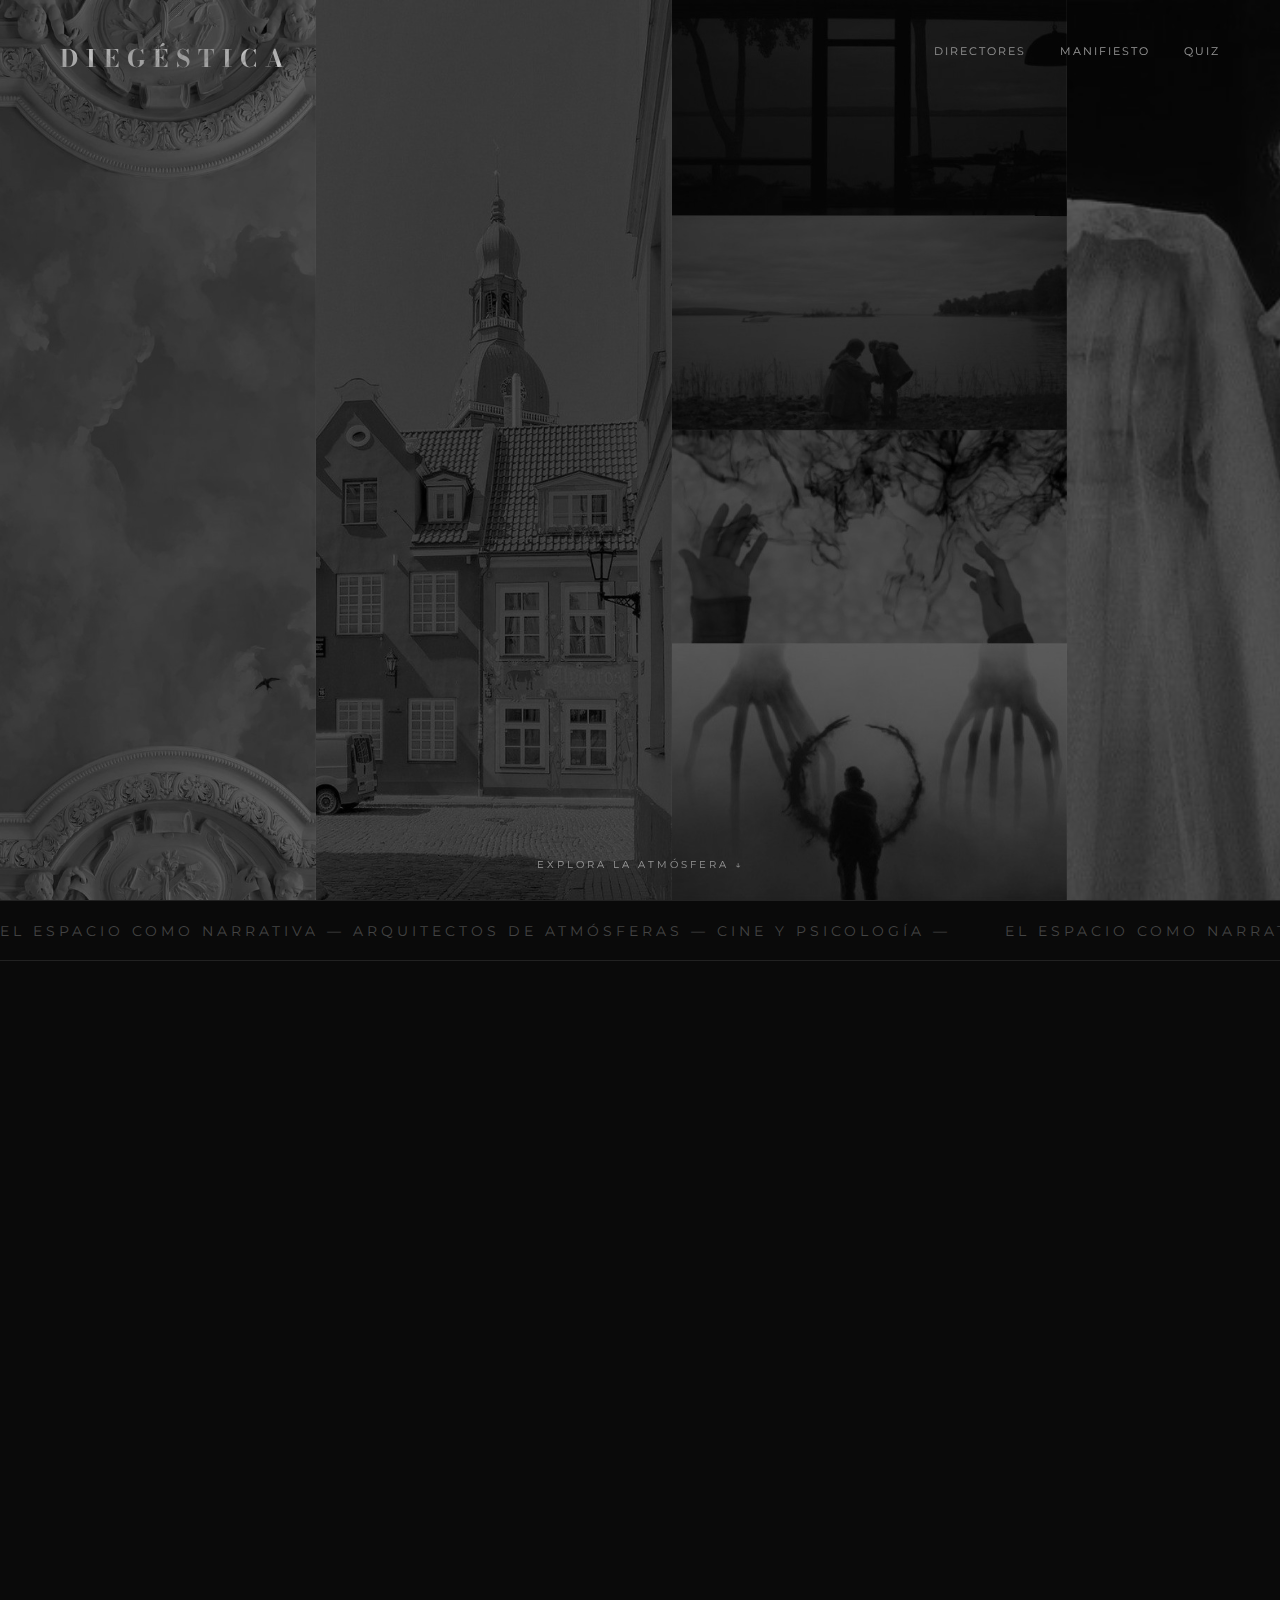
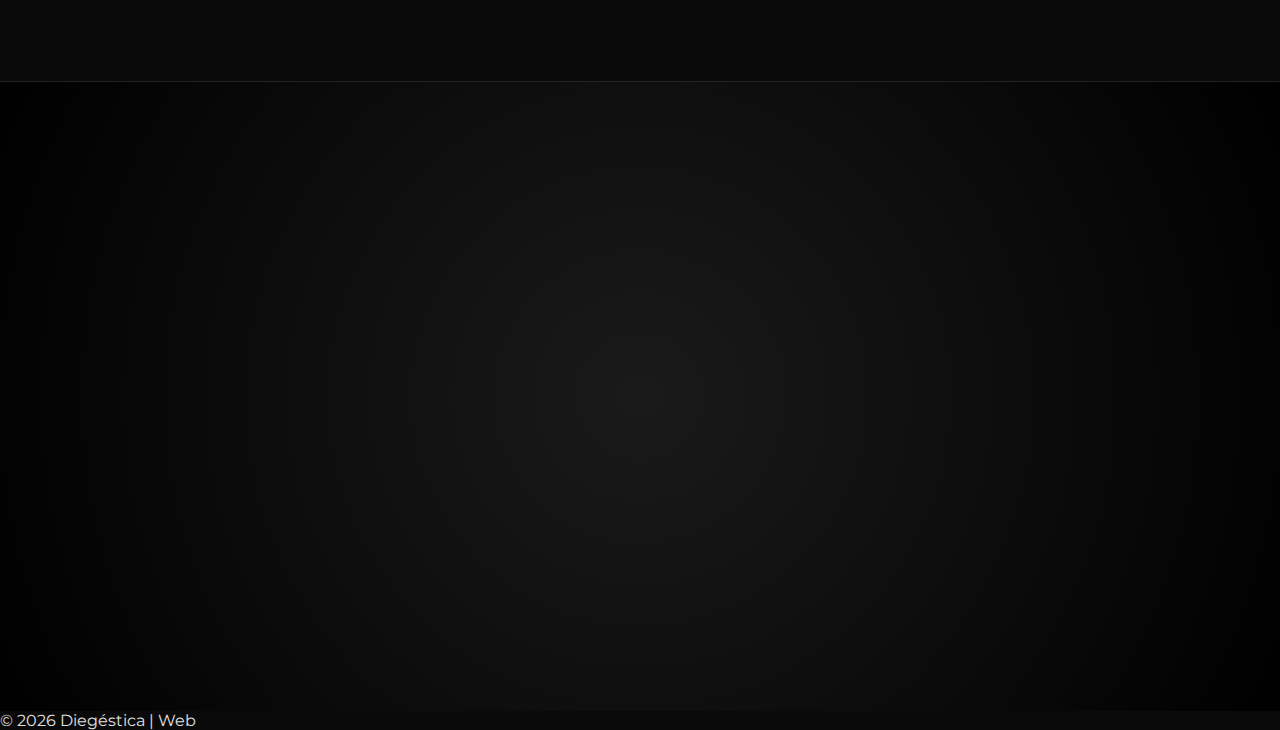
<file: Index.html>
<!DOCTYPE html>
<html lang="es">
<head>
    <meta charset="UTF-8">
    <meta name="viewport" content="width=device-width, initial-scale=1.0">
    <title>DIEGÉSTICA | Arquitectos de Atmósferas</title>
    <link rel="stylesheet" href="css/style.css">
    <link href="https://fonts.googleapis.com/css2?family=Bodoni+Moda:ital,opsz,wght@0,6..96,400;1,6..96,700&family=Montserrat:wght@200;400&display=swap" rel="stylesheet">
</head>
<body>

    <div id="preloader">
        <div class="loader-content">
            <span class="brand-loader">DIEGÉSTICA</span>
            <span class="loading-text">Construyendo espacios...</span>
        </div>
    </div>

    <header class="main-nav">
        <div class="brand">DIEGÉSTICA</div>
        <nav>
            <a href="#hero">Directores</a>
            <a href="#intro">Manifiesto</a>
            <a href="#quiz">Quiz</a>
        </nav>
    </header>

    <main>
        <section id="hero" class="staged-wrapper">
            <article class="panel" onclick="window.location.href='sofia-coppola.html'" style="--img: url('../media/img/Sofia-Coppola-Aesthetic.jpg')">
                <div class="panel-content">
                    <p class="director-role">La mirada íntima</p>
                    <h2 class="director-name">Sofia <br>Coppola</h2>
                </div>
            </article>
            <article class="panel" onclick="window.location.href='wes-anderson.html'"
            style="--img: url('../media/img/Wes-Anderson-Aesthetic.jpg')">
                <div class="panel-content">
                    <p class="director-role">Simetría obsesiva</p>
                    <h2 class="director-name">Wes <br>Anderson</h2>
                </div>
            </article>
            <article class="panel" onclick="window.location.href='denis-villeneuve.html'"
            style="--img: url('../media/img/Denise-Villenueve-Aesthetic.jpg')">
                <div class="panel-content">
                    <p class="director-role">Escala y brutalismo</p>
                    <h2 class="director-name">Denis <br>Villeneuve</h2>
                </div>
            </article>
            <article class="panel" onclick="window.location.href='alejandro-amenabar.html'" style="--img: url('../media/img/Alejandro-Amenabar-Aesthetic.jpg')">
                <div class="panel-content">
                    <p class="director-role">Luz y claroscuro</p>
                    <h2 class="director-name">Alejandro <br>Amenábar</h2>
                </div>
            </article>
            
            <div class="scroll-indicator" onclick="document.getElementById('intro').scrollIntoView({behavior: 'smooth'})">
                Explora la Atmósfera ↓
            </div>
        </section>

        <div class="ticker-wrap">
            <div class="ticker">
                <div class="ticker-item">EL ESPACIO COMO NARRATIVA — ARQUITECTOS DE ATMÓSFERAS — CINE Y PSICOLOGÍA —</div>
                <div class="ticker-item">EL ESPACIO COMO NARRATIVA — ARQUITECTOS DE ATMÓSFERAS — CINE Y PSICOLOGÍA —</div>
            </div>
        </div>

        <section id="intro" class="content-section">
            <div class="text-container reveal-on-scroll">
                <span class="section-label">01 — El Manifiesto</span>
                <h3>El espacio no es un fondo. <br>Es un personaje.</h3>
                <p>
                    En el cine convencional, el escenario es simplemente donde ocurren las cosas. 
                    En la <strong>Diegéstica</strong>, el entorno respira, oprime, libera y narra. 
                    Desde los hoteles pastel de Anderson hasta los desiertos brutales de Villeneuve.
                </p>
            </div>
        </section>

        <section id="quiz" class="quiz-section">
            <div class="quiz-card reveal-on-scroll">
                <span class="section-label">02 — Interacción</span>
                <h2>¿Quién dirige tu vida?</h2>
                <p>Responde 3 preguntas sobre tu relación con el espacio y descubre tu director interior.</p>
                <button id="open-quiz" class="btn-quiz">Comenzar el Casting</button>
            </div>
        </section>

        <div id="quiz-modal" class="modal-overlay">
            <div class="modal-content">
                <button id="close-quiz" class="close-btn">&times;</button>
                
                <div id="quiz-body">
                    <div class="quiz-header">
                        <span id="question-counter">Cargando...</span>
                        <div class="progress-bar"><div id="progress-fill"></div></div>
                    </div>
                    <h3 id="question-text">...</h3>
                    <div id="answers-container" class="answers-grid">
                        </div>
                    </div>
            </div>
        </div>

        <footer class="main-footer">
            <p>&copy; 2026 Diegéstica | Web</p>
        </footer>
    </main>

    <script src="https://code.jquery.com/jquery-3.7.1.min.js"></script>

    <script src="js/script.js"></script>
</body>
</html>
</file>
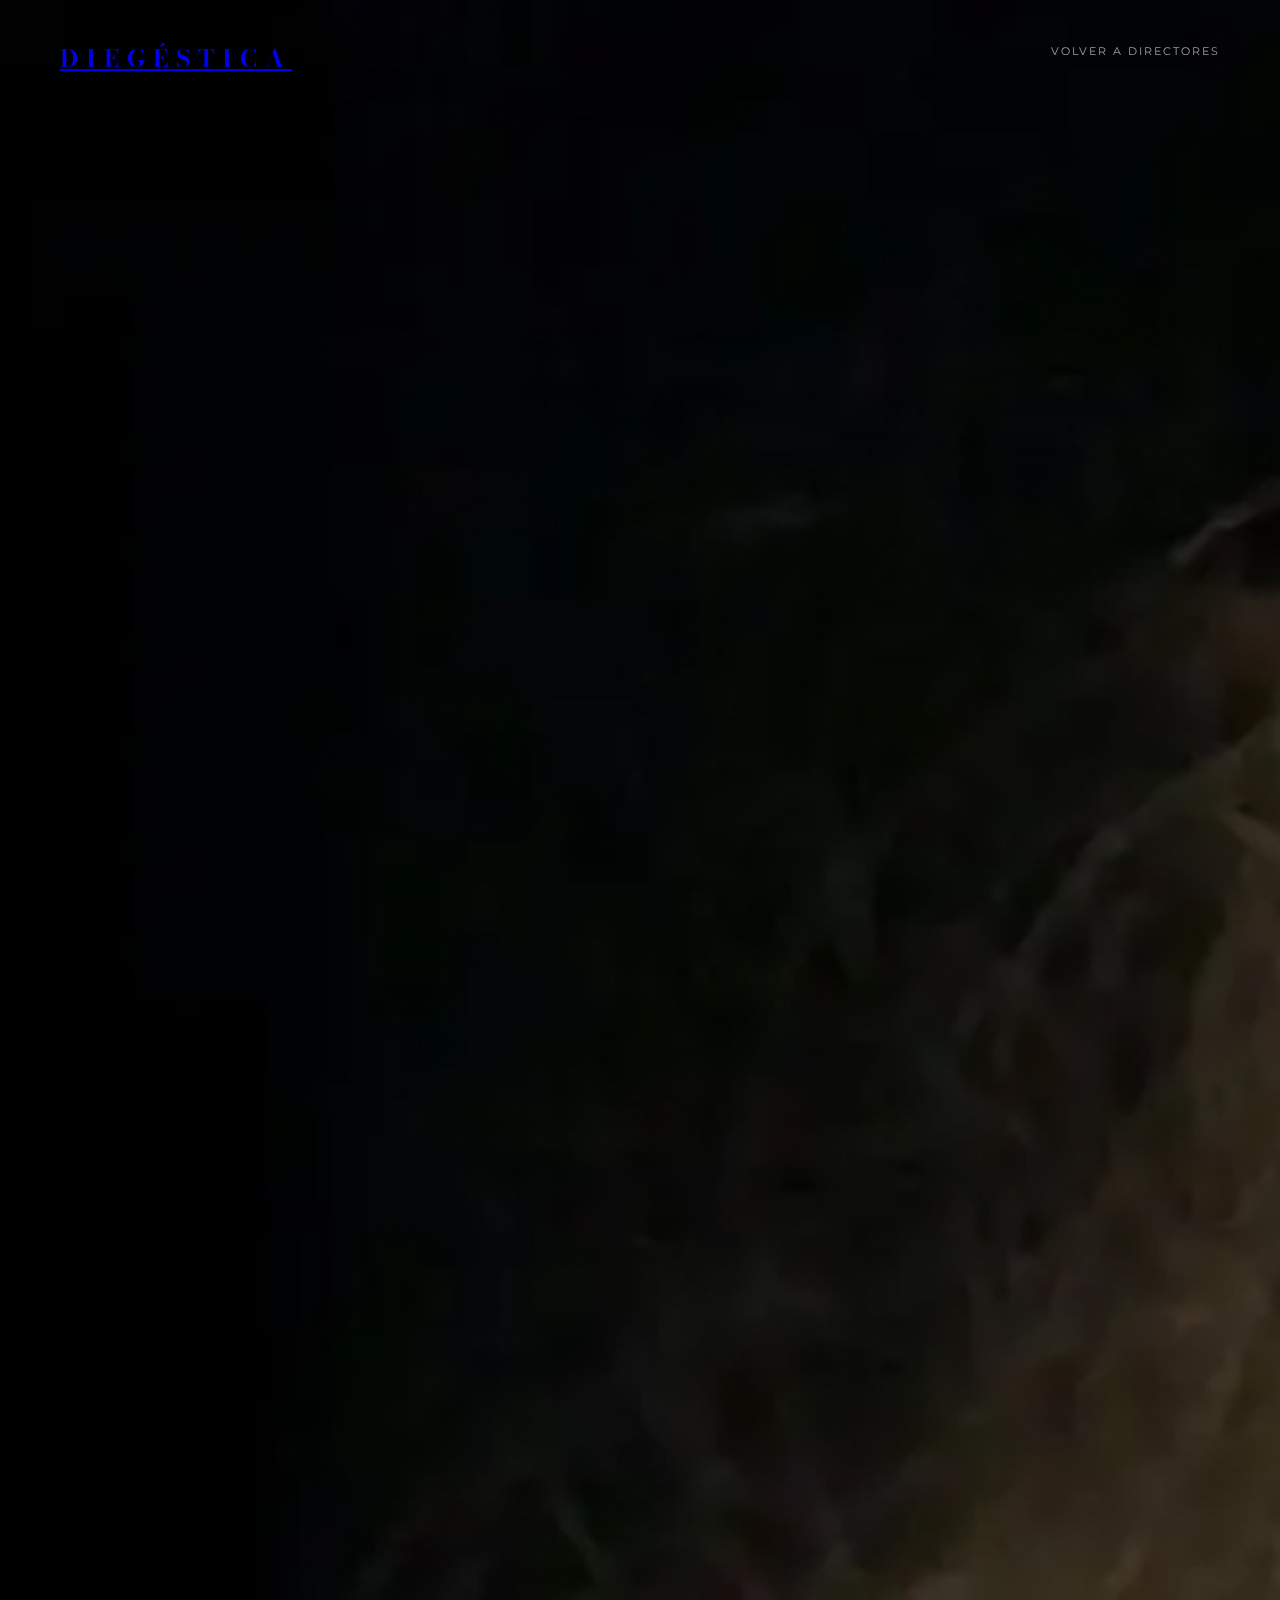
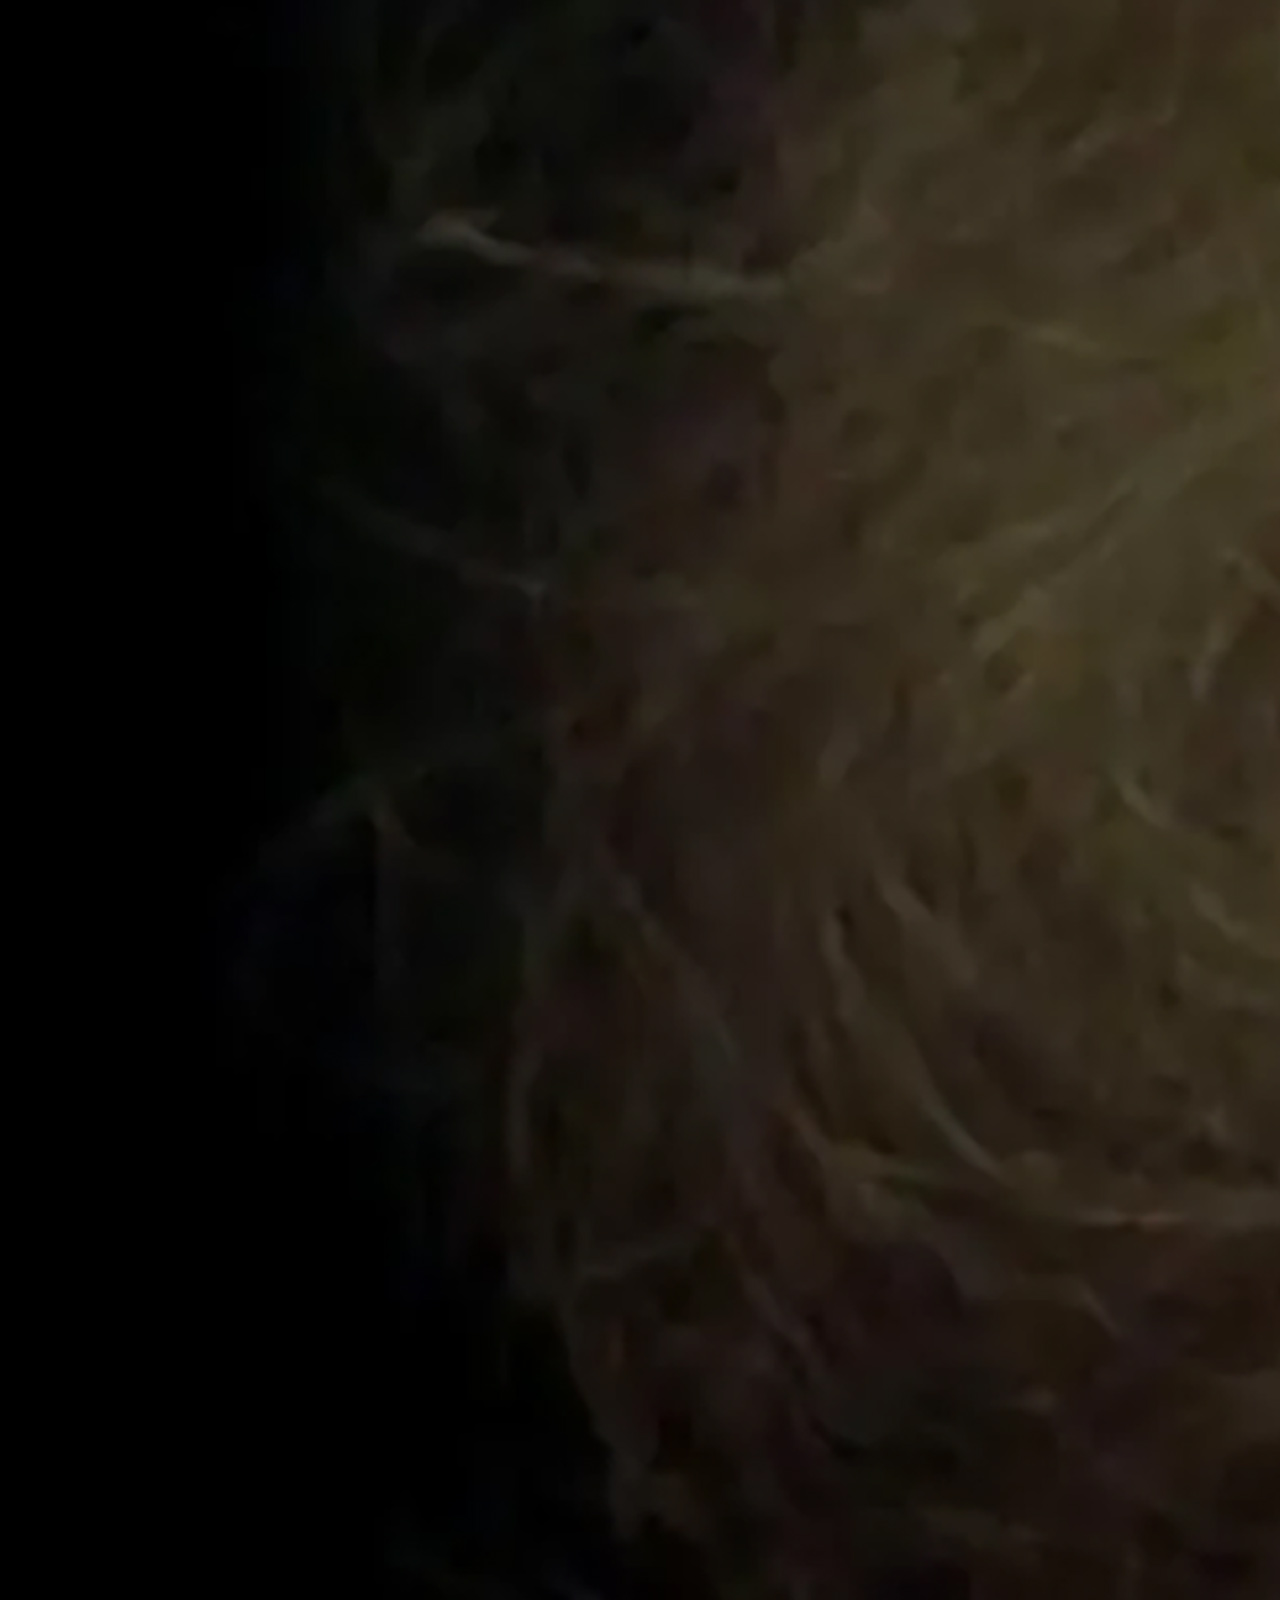
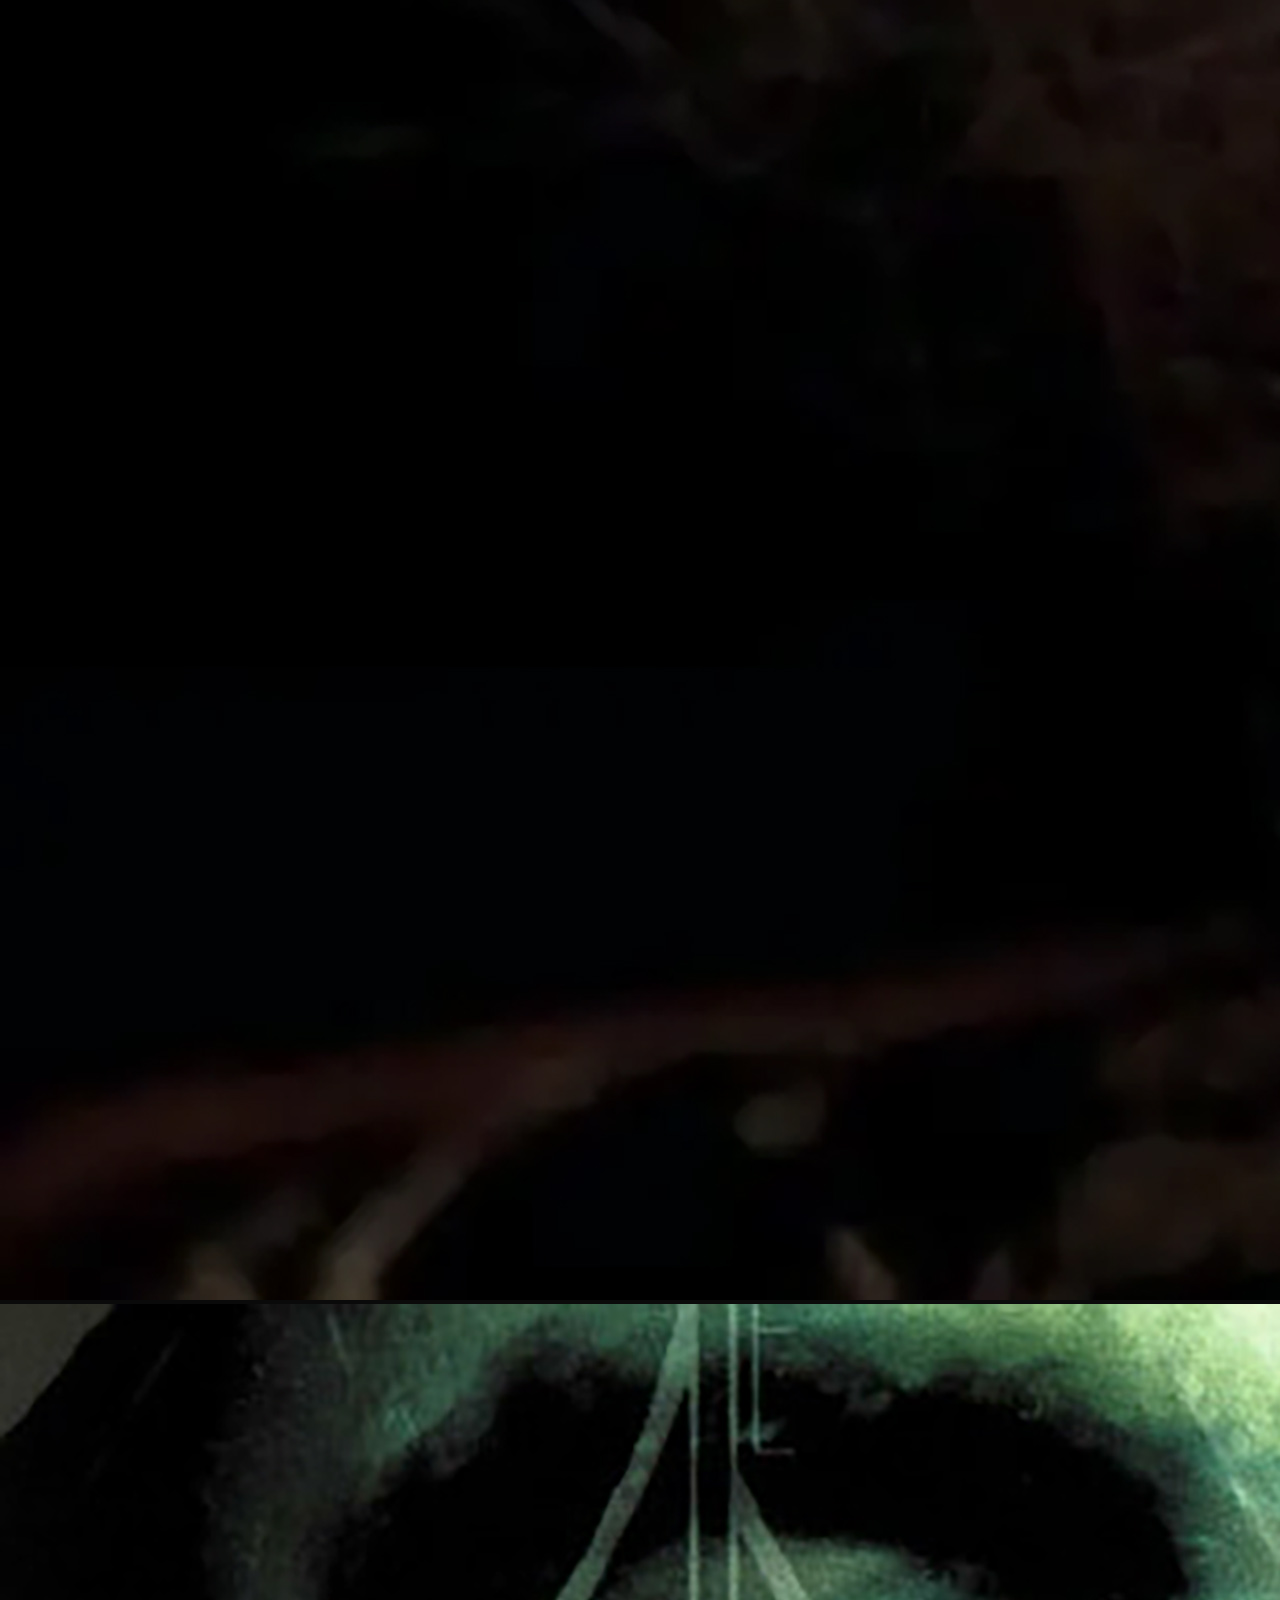
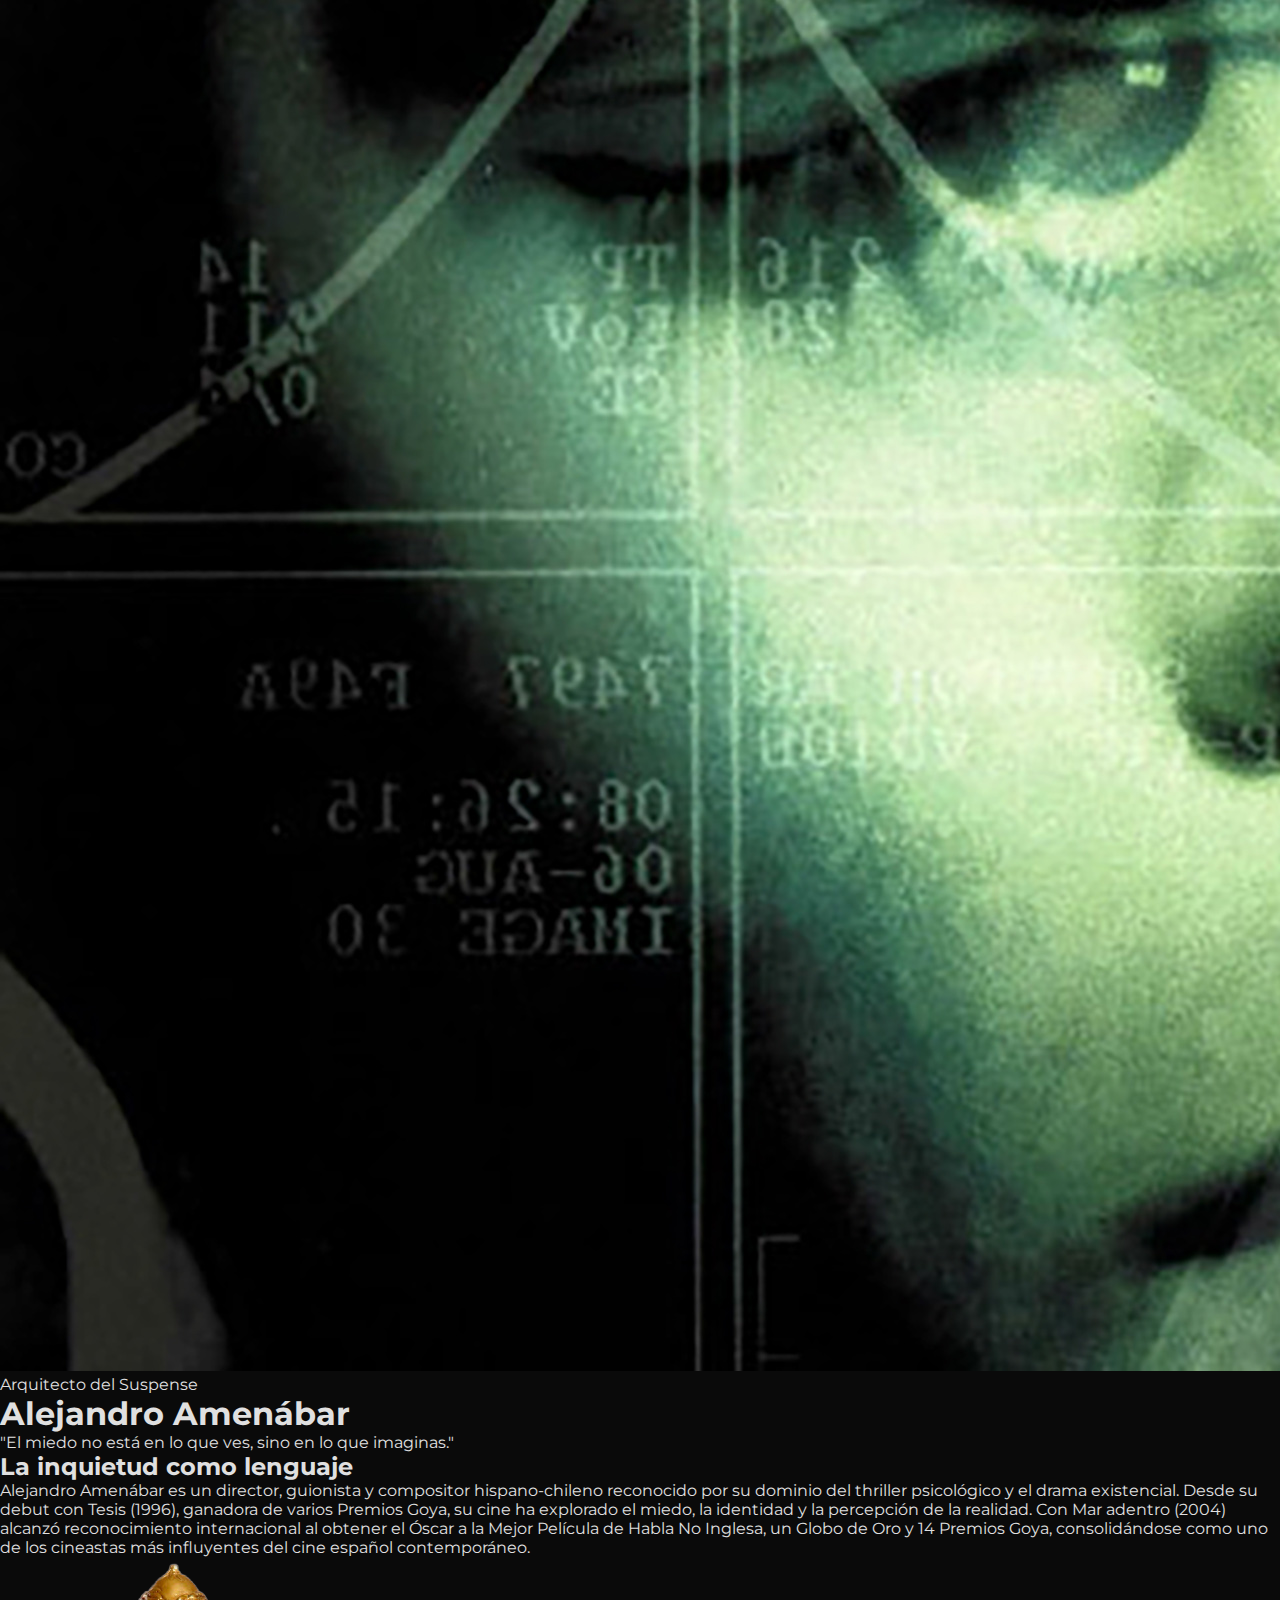
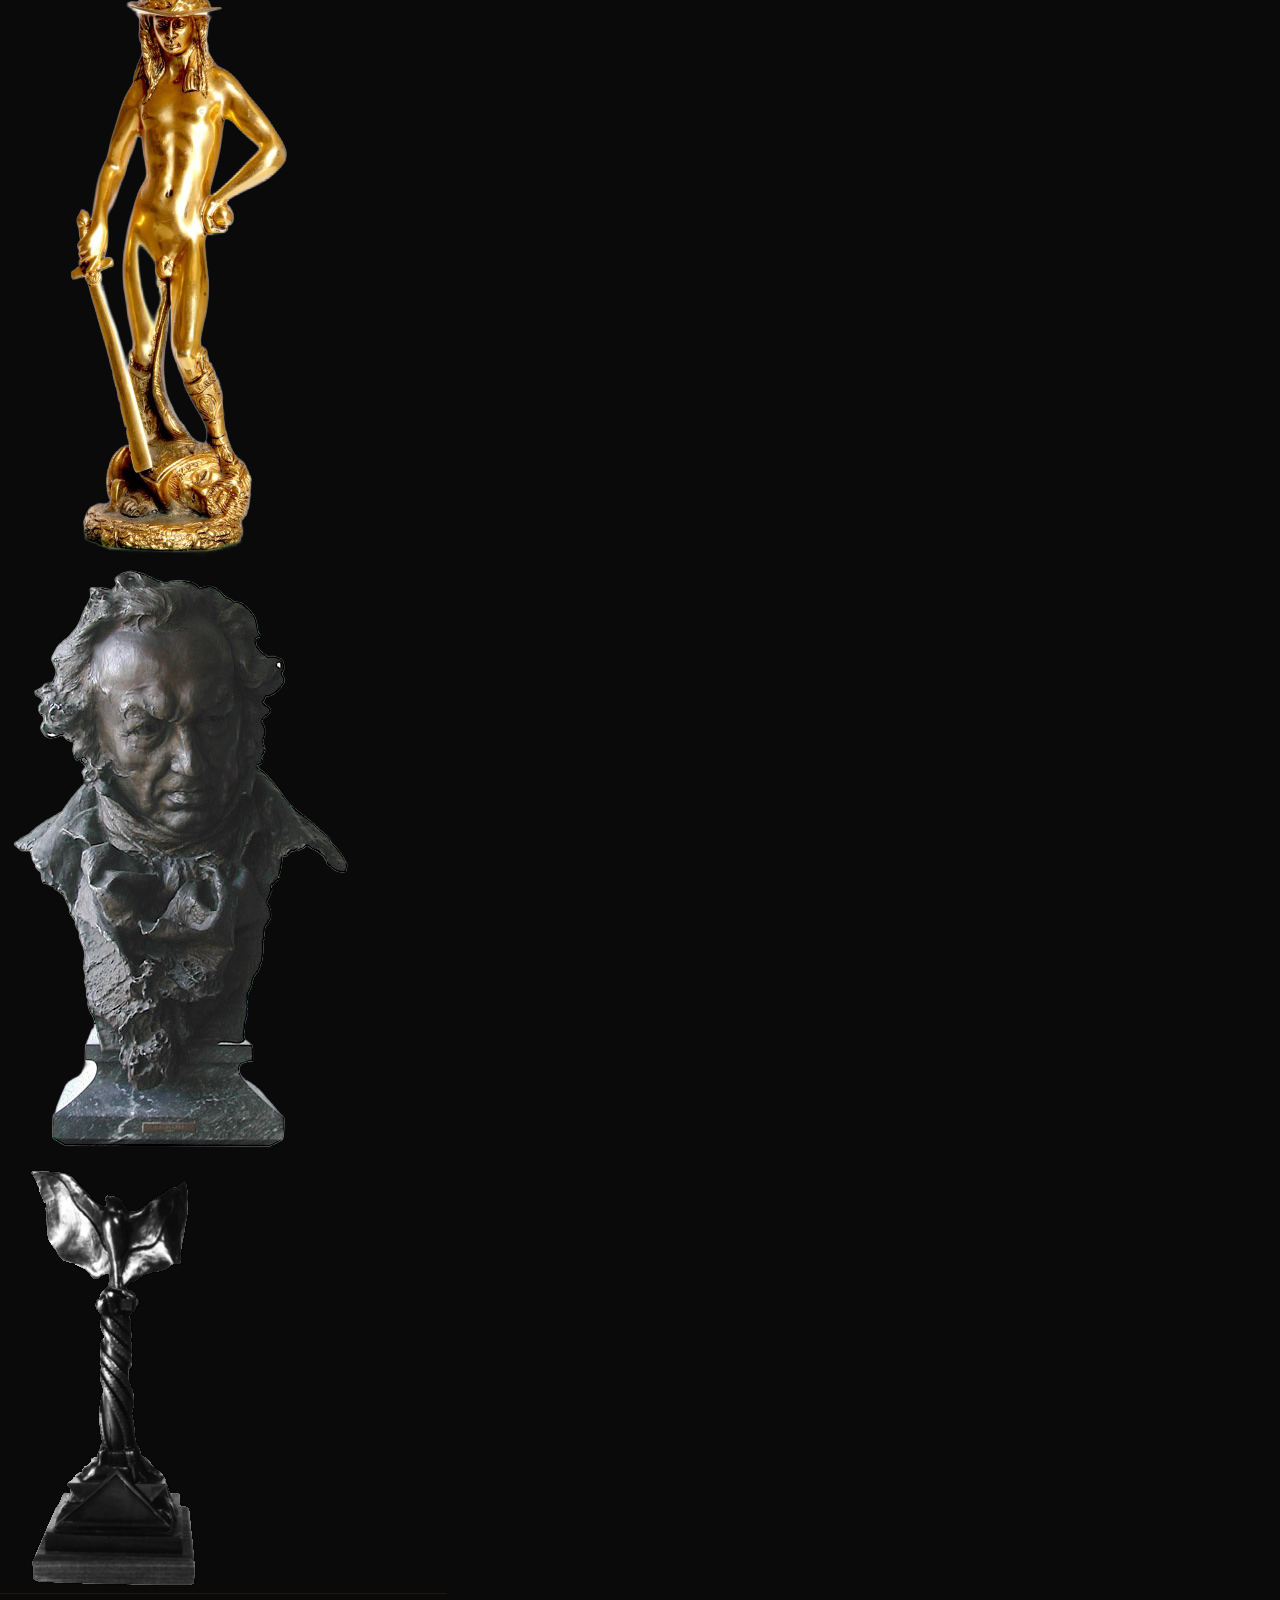
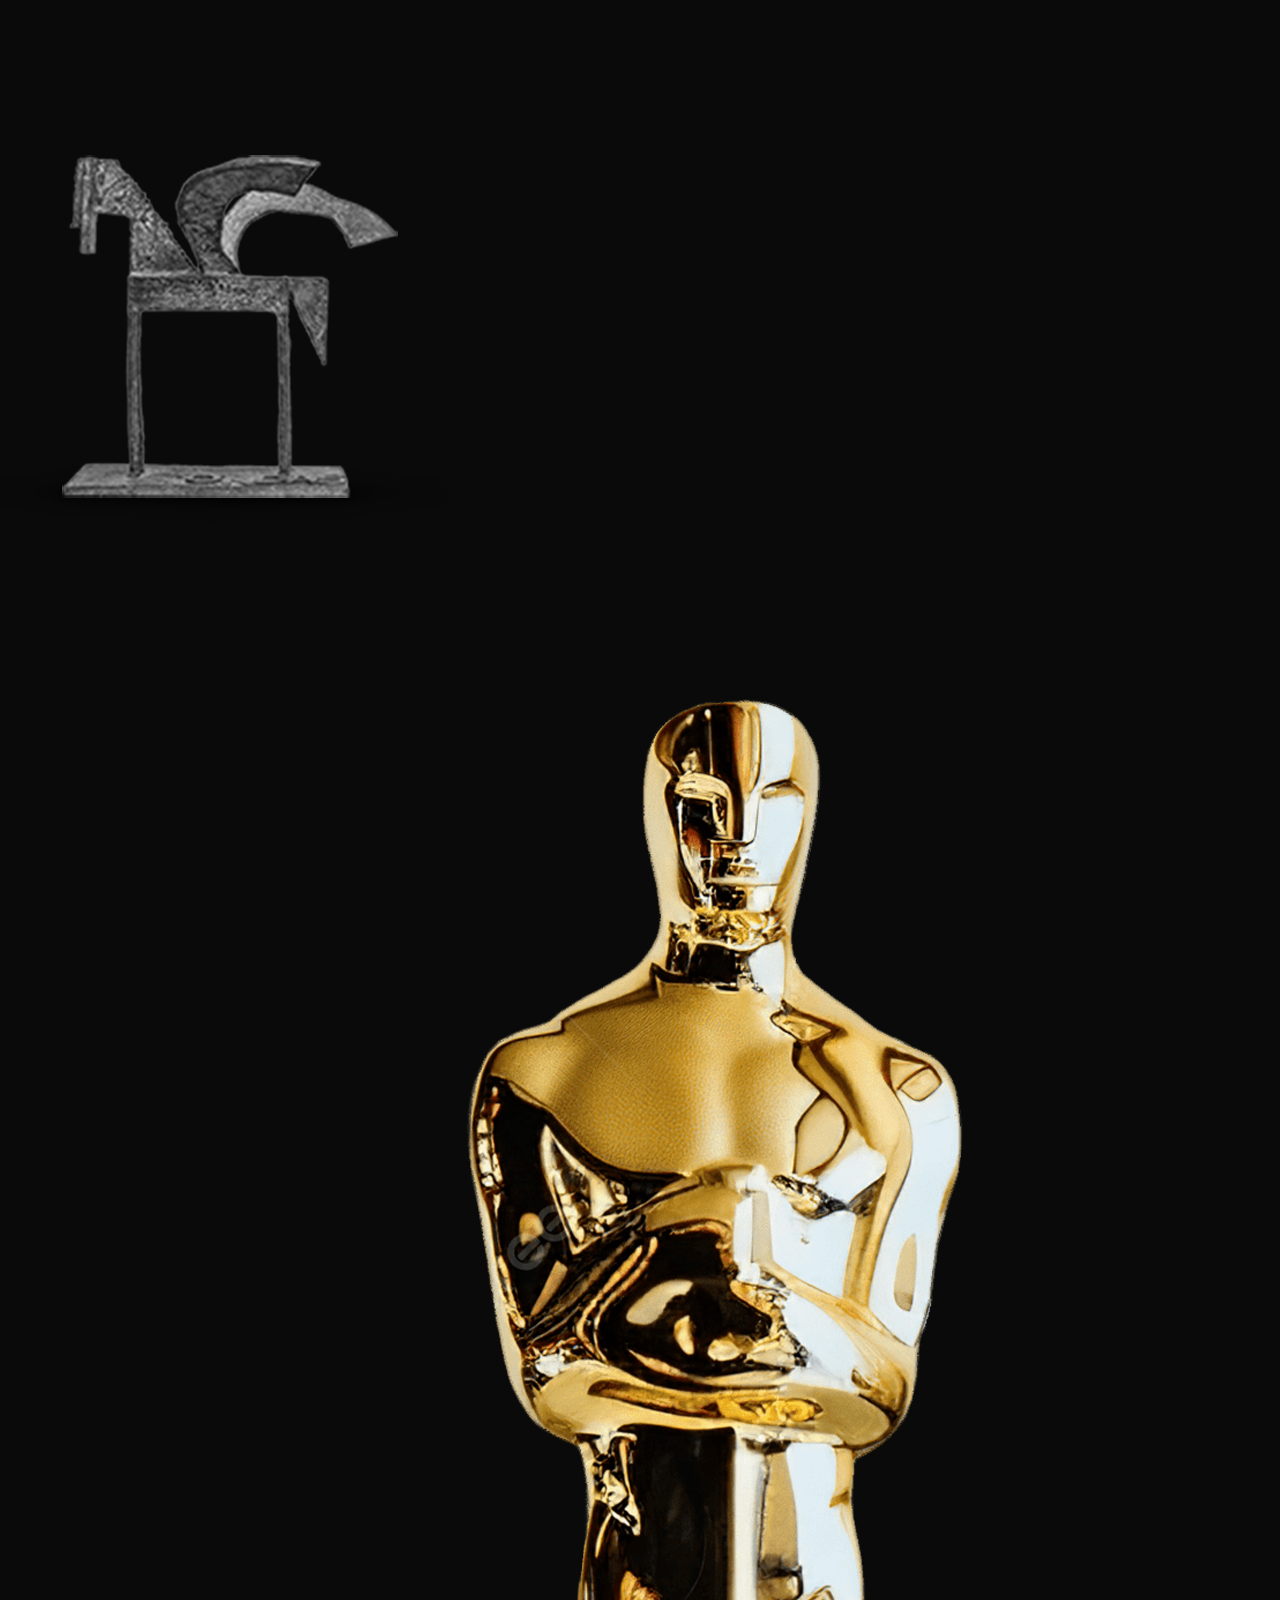
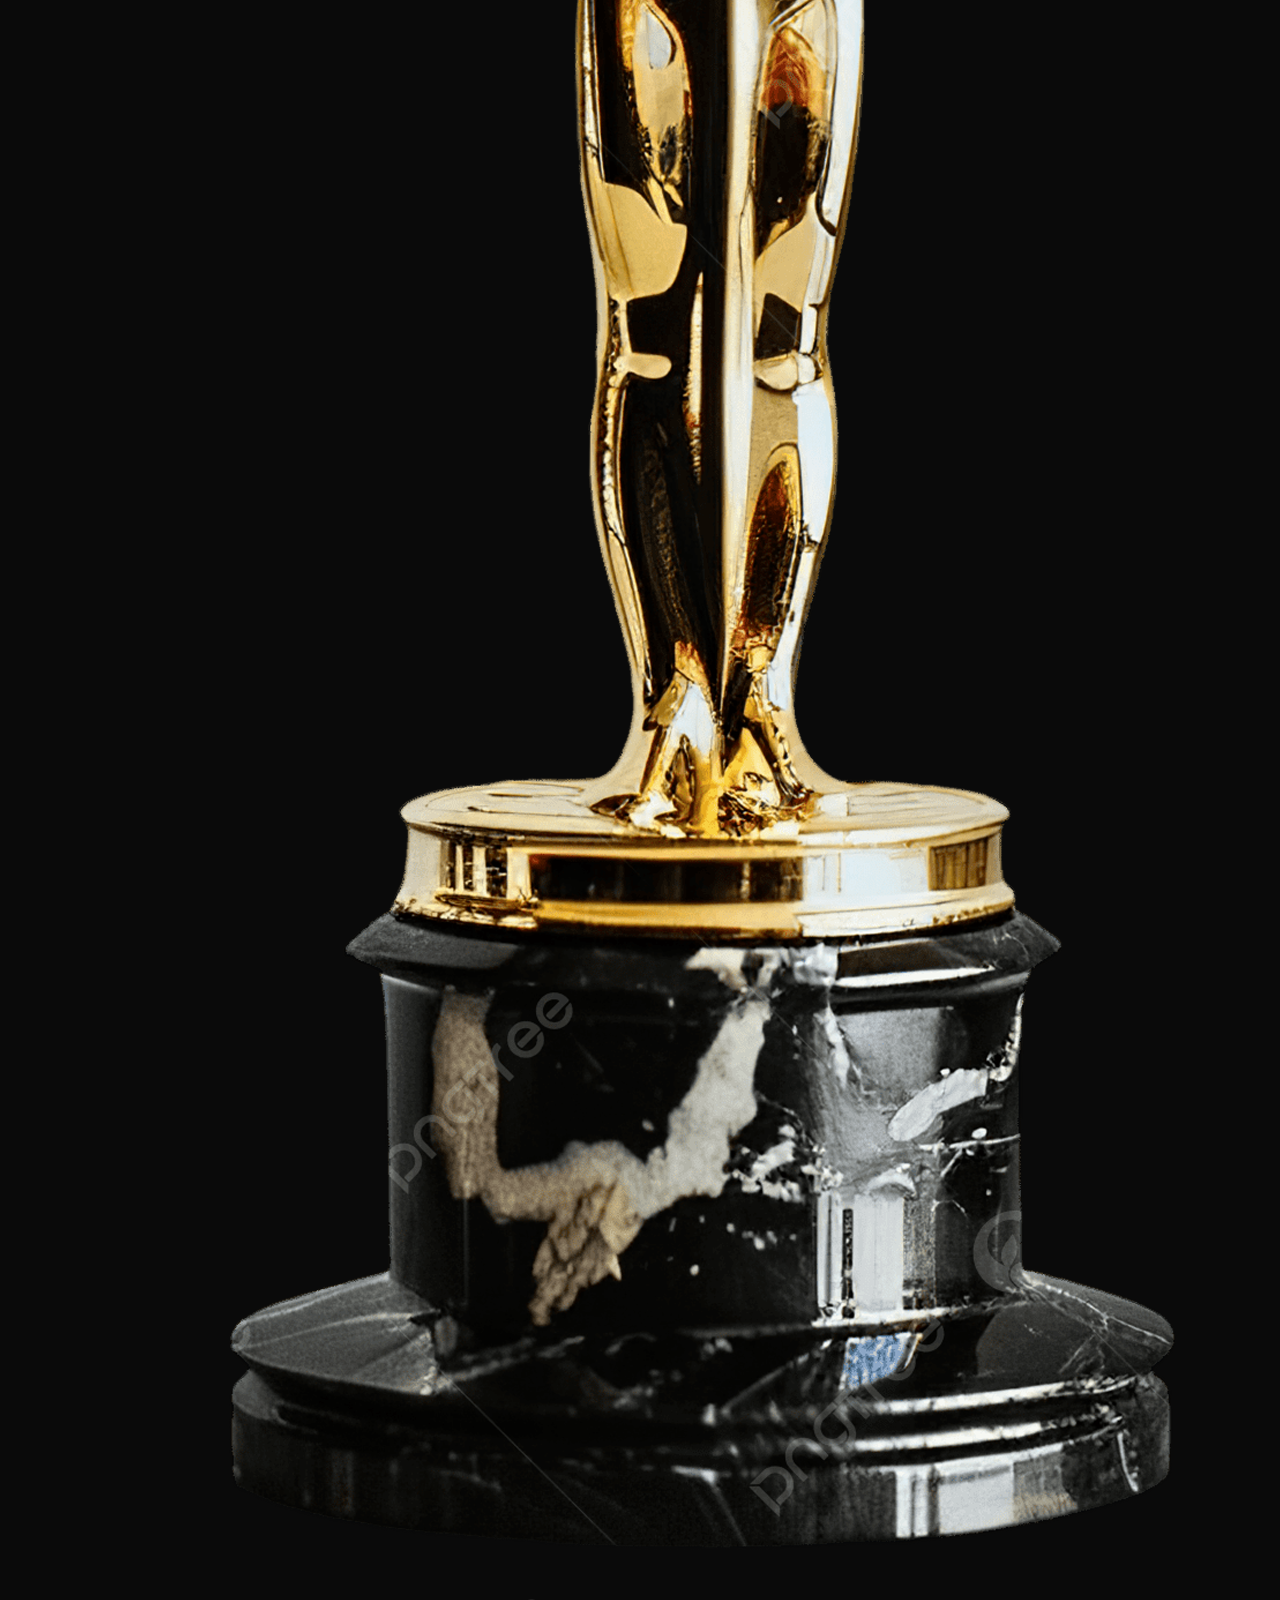
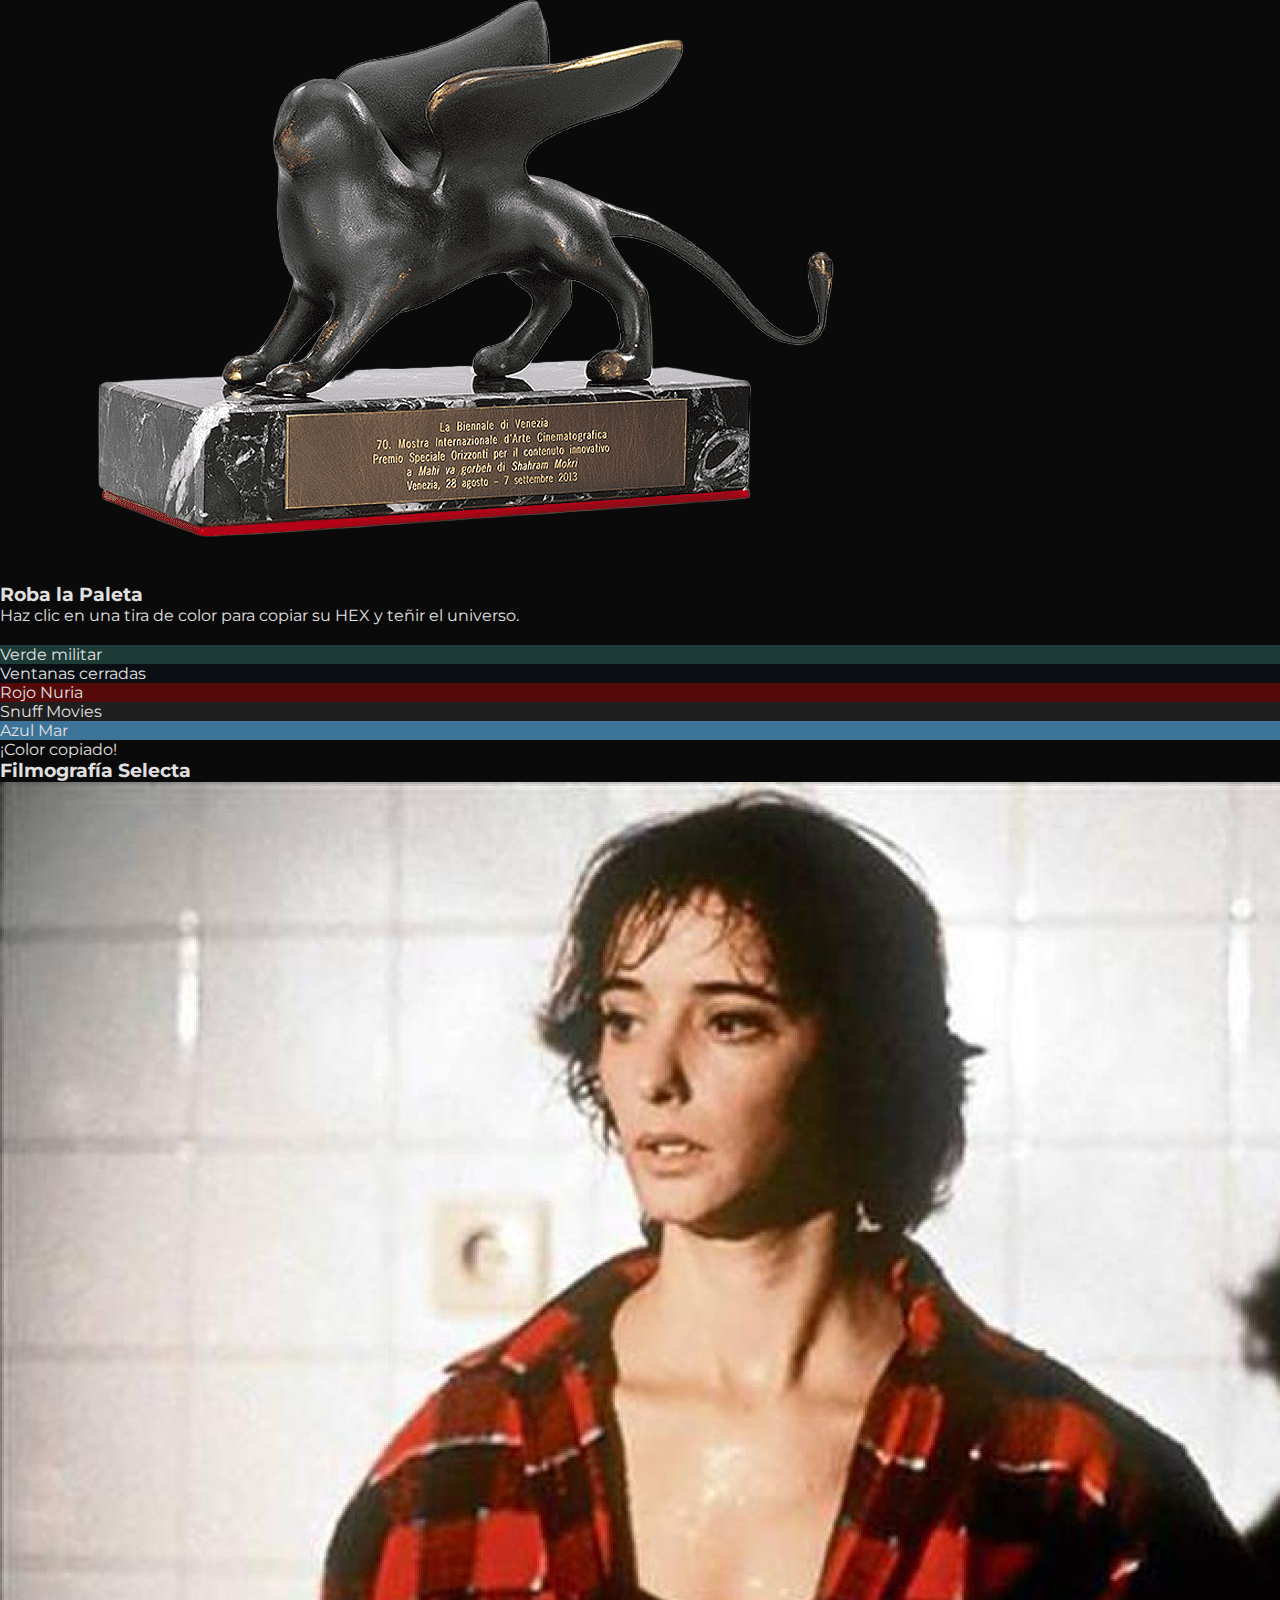
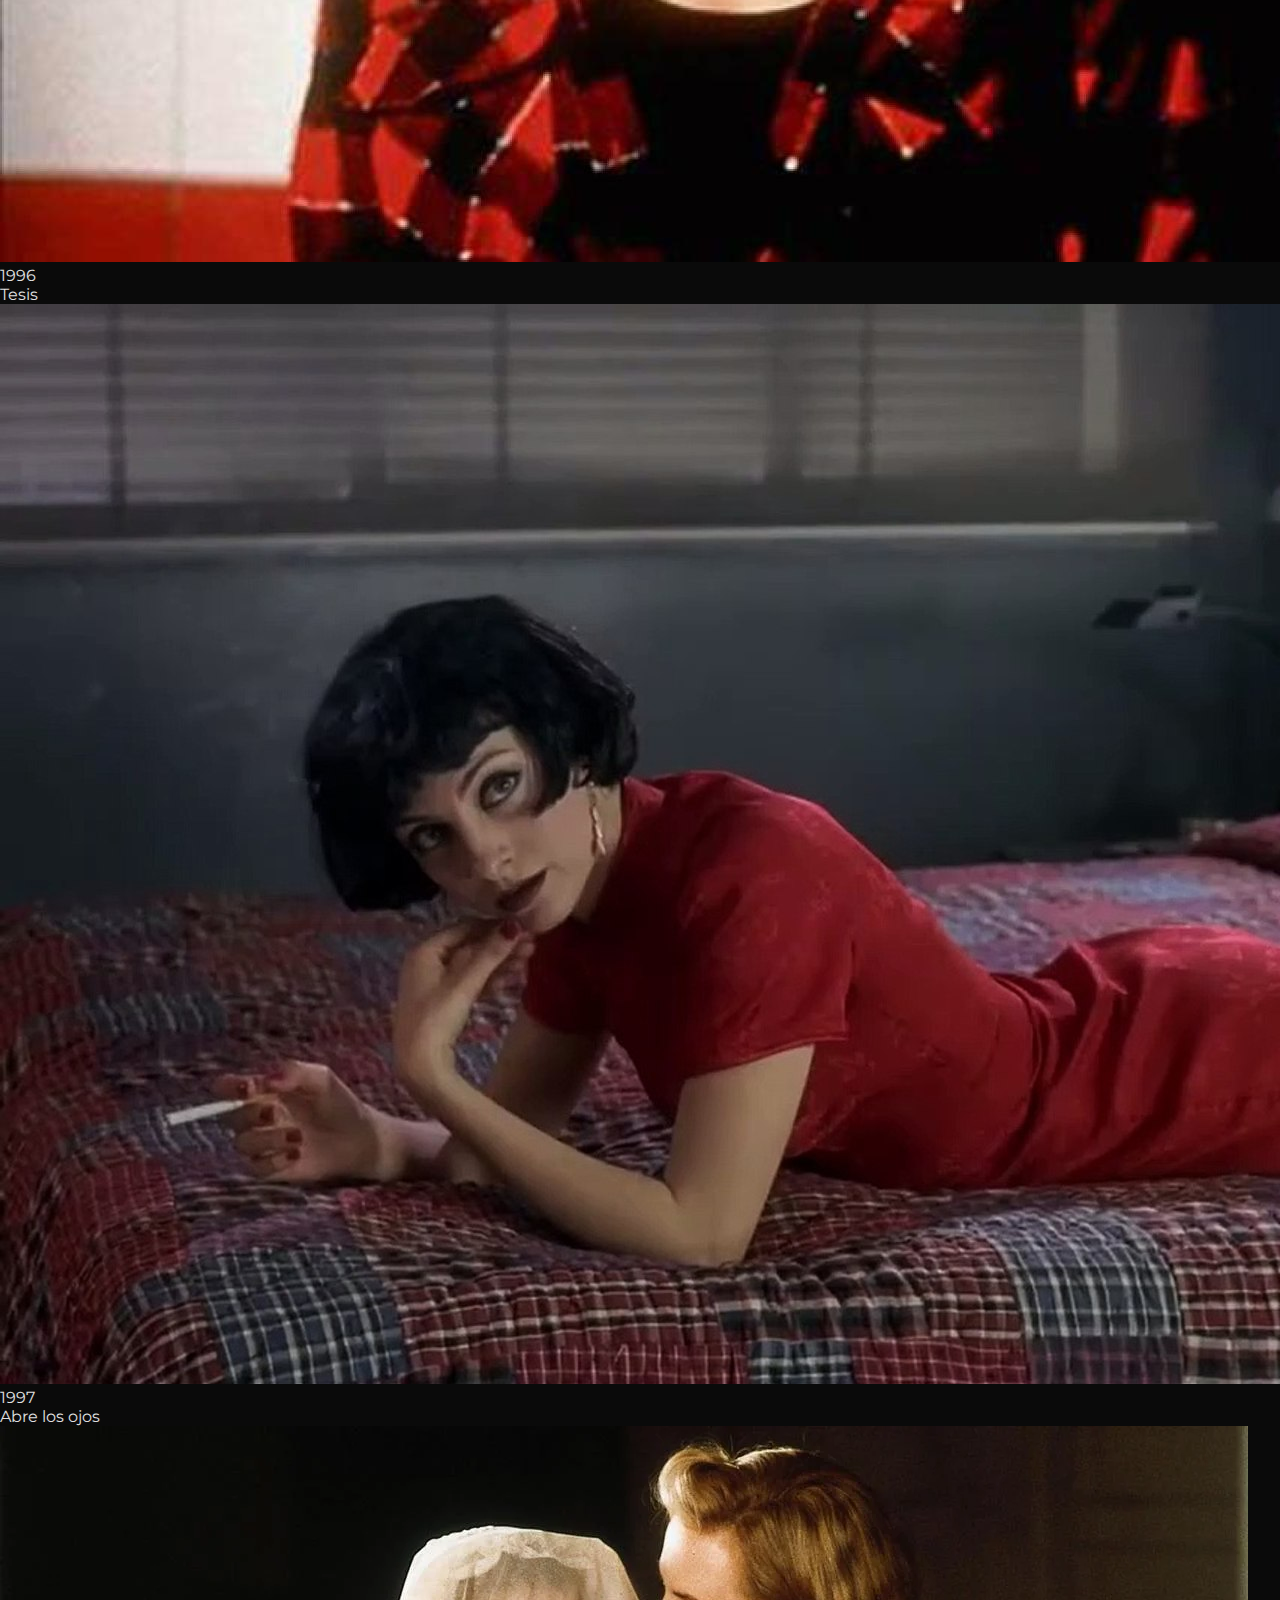
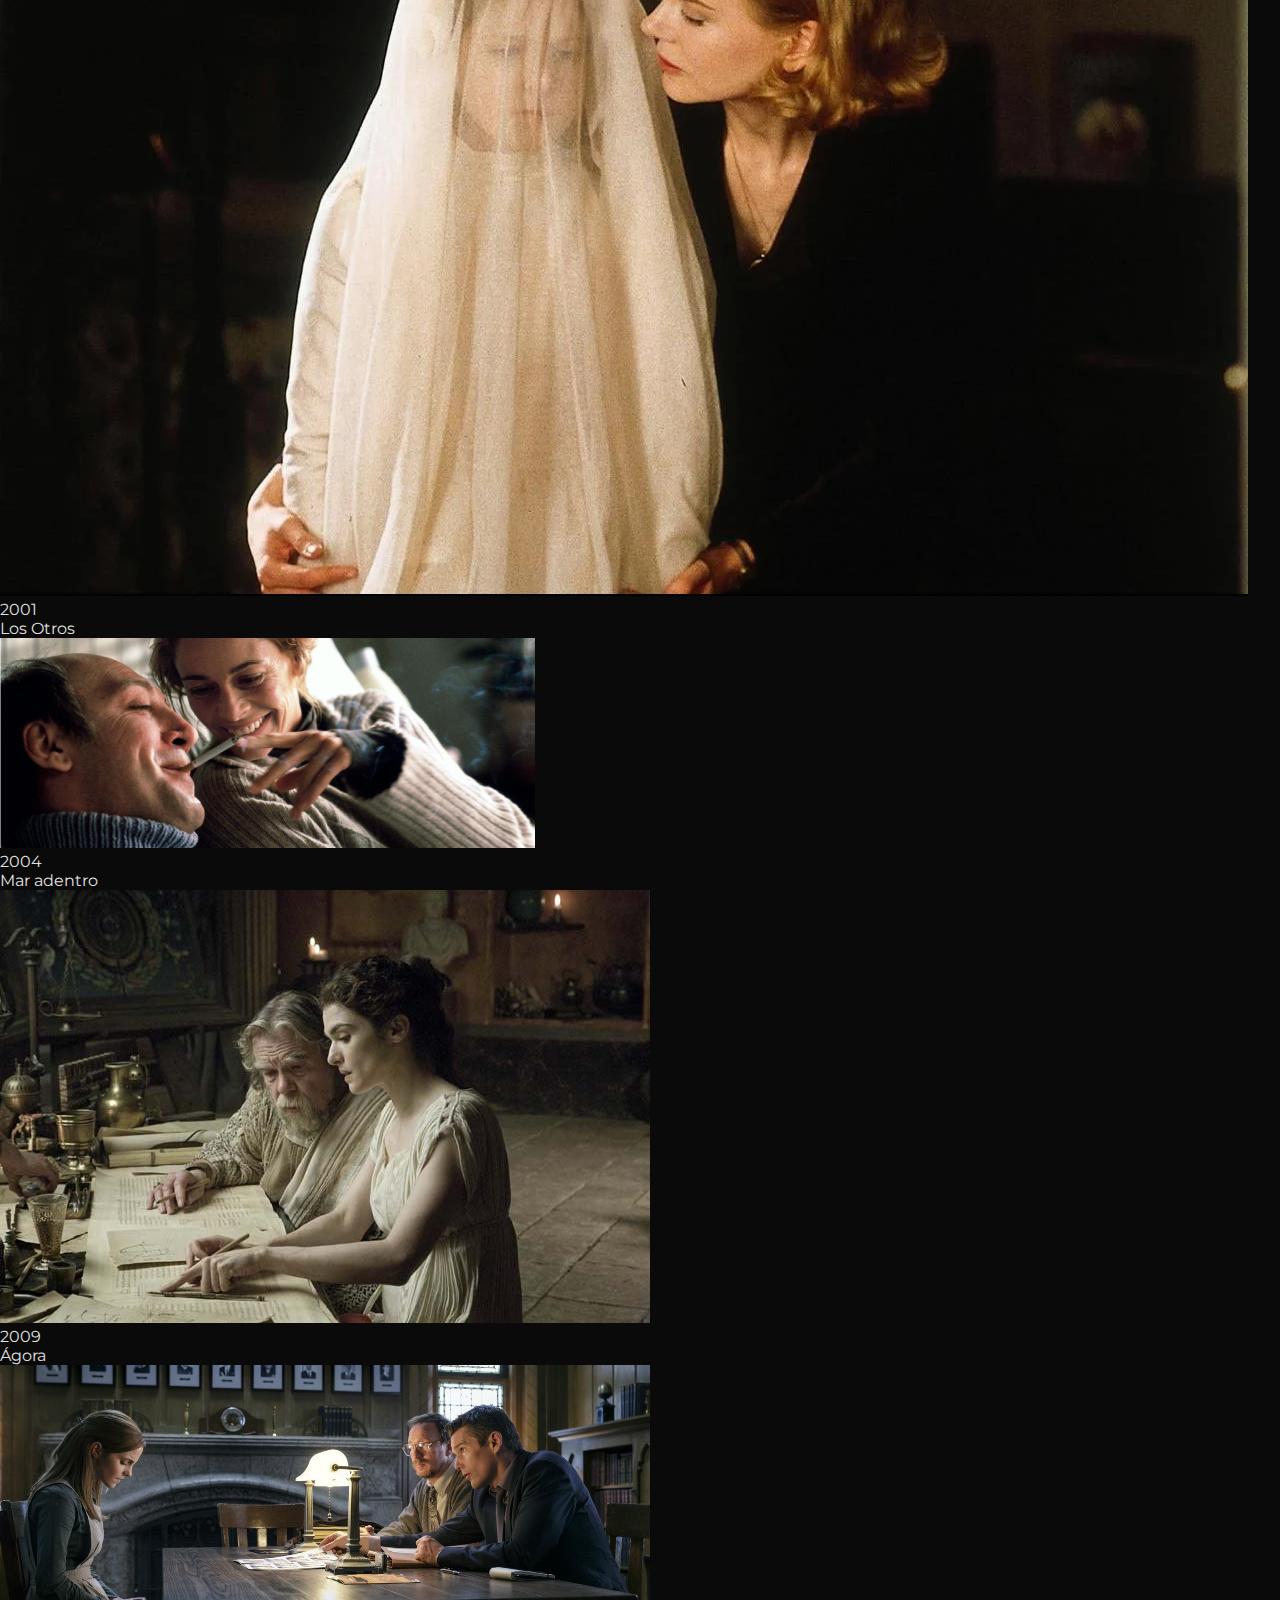
<file: alejandro-amenabar.html>
<!DOCTYPE html>
<html lang="es">
<head>
    <meta charset="UTF-8">
    <meta name="viewport" content="width=device-width, initial-scale=1.0">
    <title>Alejandro Amenabar | Diegéstica</title>
    <link rel="stylesheet" href="css/style.css">
    <link href="https://fonts.googleapis.com/css2?family=Bodoni+Moda:ital,opsz,wght@0,6..96,400;1,6..96,700&family=Montserrat:wght@200;400;600&display=swap" rel="stylesheet">
</head>
<body class="amenabar-page">
    <header class="main-nav aa-nav">
        <div class="brand"><a href="index.html">DIEGÉSTICA</a></div>
        <nav>
            <a href="index.html#hero">Volver a Directores</a>
        </nav>
    </header>
    <main>
        <section class="aa-hero">
            <img src="media/img/los-otros.jpg" alt="Atmósfera cinematográfica de Amenábar" class="aa-hero-bg aa-bg--base">
            <img src="media/img/abre-los-ojos.jpg" alt="Atmósfera cinematográfica de Amenábar" class="aa-hero-bg aa-bg--hover">
            <div class="aa-hero-overlay"></div>
            <div class="aa-hero-content">
                <span class="director-label">Arquitecto del Suspense</span>
                <h1 class="director-title">Alejandro Amenábar</h1>
                <p class="director-quote">"El miedo no está en lo que ves, sino en lo que imaginas."</p>
            </div>
        </section>
        <section id="aa-narrative-section" class="aa-narrative-section" data-aos="fade-up"  data-aos-offset="400">
            <div class="aa-narrative-inner">

                <div class="aa-narrative-area" id="aa-narrative-area">
                    
                    <div class="aa-narrative-text">
                        <h2 class="aa-narrative-title">La inquietud como lenguaje</h2>
                        <p class="aa-narrative-subtitle">
                            Alejandro Amenábar es un director, guionista y compositor hispano-chileno reconocido por su dominio del thriller psicológico y el drama existencial. Desde su debut con Tesis (1996), ganadora de varios Premios Goya, su cine ha explorado el miedo, la identidad y la percepción de la realidad. Con Mar adentro (2004) alcanzó reconocimiento internacional al obtener el Óscar a la Mejor Película de Habla No Inglesa, un Globo de Oro y 14 Premios Goya, consolidándose como uno de los cineastas más influyentes del cine español contemporáneo.
                        </p>
                    </div>

                    <div class="aa-narrative-card">
                        <img src="media/img/david.png" alt="premio">
                    </div>
                    <div class="aa-narrative-card">
                        <img src="media/img/goya.png" alt="premio">
                    </div>
                    <div class="aa-narrative-card">
                        <img src="media/img/independent.png" alt="premio">
                    </div>
                    <div class="aa-narrative-card">
                        <img src="media/img/ondas.png" alt="premio">
                    </div>
                    <div class="aa-narrative-card">
                        <img src="media/img/oscar.png" alt="premio">
                    </div>
                    <div class="aa-narrative-card">
                        <img src="media/img/venice.png" alt="premio">
                    </div>

                </div>
            </div>
        
        </section>

        <section class="aa-section aa-palette-section" id="aa-interactive-palette">
            <div class="aa-container reveal-aa">
                <h3 class="aa-heading">Roba la Paleta</h3>
                <p style="margin-bottom: 20px;">Haz clic en una tira de color para copiar su HEX y teñir el universo.</p>

                <div class="aa-color-palette-container">
                <div class="aa-color-strip" data-color="#1d3b37" data-text-color="#fff8d1" style="background-color:#1d3b37;">
                    <span>Verde militar</span>
                </div>

                <div class="aa-color-strip" data-color="#0b0f14" data-text-color="#e0e0e0" style="background-color:#0b0f14;">
                    <span>Ventanas cerradas</span>
                </div>

                <div class="aa-color-strip" data-color="#550909" data-text-color="#fff8d1" style="background-color:#550909;">
                    <span>Rojo Nuria</span>
                </div>

                <div class="aa-color-strip" data-color="#1f1f1f" data-text-color="#fff8d1" style="background-color:#1f1f1f;">
                    <span>Snuff Movies</span>
                </div>

                <div class="aa-color-strip" data-color="#3c7499" data-text-color="#ffffff" style="background-color:#3c7499;">
                    <span>Azul Mar</span>
                </div>
                </div>

                <div id="aa-copy-feedback">¡Color copiado!</div>
            </div>
        </section>

        <section class="aa-section filmography-section" id="aa-filmography">
            <div class="aa-container reveal-aa">
                <h3 class="aa-heading centered">Filmografía Selecta</h3>

                <div class="aa-vert-carousel" id="aa-vert-carousel">
                
                <div class="aa-film-slide" data-title="Tesis" data-year="1996">
                    <img src="media/img/portada-tesis.jpeg" alt="Tesis (1996)">
                    <div class="aa-film-meta">
                    <div class="aa-film-year">1996</div>
                    <div class="aa-film-title">Tesis</div>
                    </div>
                </div>

                <div class="aa-film-slide" data-title="Abre los ojos" data-year="1997">
                    <img src="media/img/portada-abrelosojos.jpg" alt="Abre los ojos (1997)">
                    <div class="aa-film-meta">
                    <div class="aa-film-year">1997</div>
                    <div class="aa-film-title">Abre los ojos</div>
                    </div>
                </div>

                <div class="aa-film-slide" data-title="Los Otros" data-year="2001">
                    <img src="media/img/portada-losotros.webp" alt="Los Otros (2001)">
                    <div class="aa-film-meta">
                    <div class="aa-film-year">2001</div>
                    <div class="aa-film-title">Los Otros</div>
                    </div>
                </div>

                <div class="aa-film-slide" data-title="Mar adentro" data-year="2004">
                    <img src="media/img/portada-mar.jpg" alt="Mar adentro (2004)">
                    <div class="aa-film-meta">
                    <div class="aa-film-year">2004</div>
                    <div class="aa-film-title">Mar adentro</div>
                    </div>
                </div>

                <div class="aa-film-slide" data-title="Ágora" data-year="2009">
                    <img src="media/img/portada-agora.jpg" alt="Ágora (2009)">
                    <div class="aa-film-meta">
                    <div class="aa-film-year">2009</div>
                    <div class="aa-film-title">Ágora</div>
                    </div>
                </div>

                <div class="aa-film-slide" data-title="Regresión" data-year="2015">
                    <img src="media/img/portada-regresion.jpg" alt="Regresión (2015)">
                    <div class="aa-film-meta">
                    <div class="aa-film-year">2015</div>
                    <div class="aa-film-title">Regresión</div>
                    </div>
                </div>

                <div class="aa-film-slide" data-title="Mientras dure la guerra" data-year="2019">
                    <img src="media/img/portada-mientrasdurelaguerr.webp" alt="Mientras dure la guerra (2019)">
                    <div class="aa-film-meta">
                    <div class="aa-film-year">2019</div>
                    <div class="aa-film-title">Mientras dure la guerra</div>
                    </div>
                </div>

                <div class="aa-film-slide" data-title="El cautivo" data-year="2025">
                    <img src="media/img/portada-elcautivo.jpg" alt="El cautivo (2025)">
                    <div class="aa-film-meta">
                    <div class="aa-film-year">2025</div>
                    <div class="aa-film-title">El cautivo</div>
                    </div>
                </div>

                </div>
            </div>
        </section>

        <footer class="aa-footer">
            <a href="index.html" class="back-home-btn">VOLVER AL PRINCIPIO</a>
        </footer>
    </main>
    <script src="https://code.jquery.com/jquery-3.7.1.min.js"></script>
    <script src="js/script.js"></script>
</body>
</file>
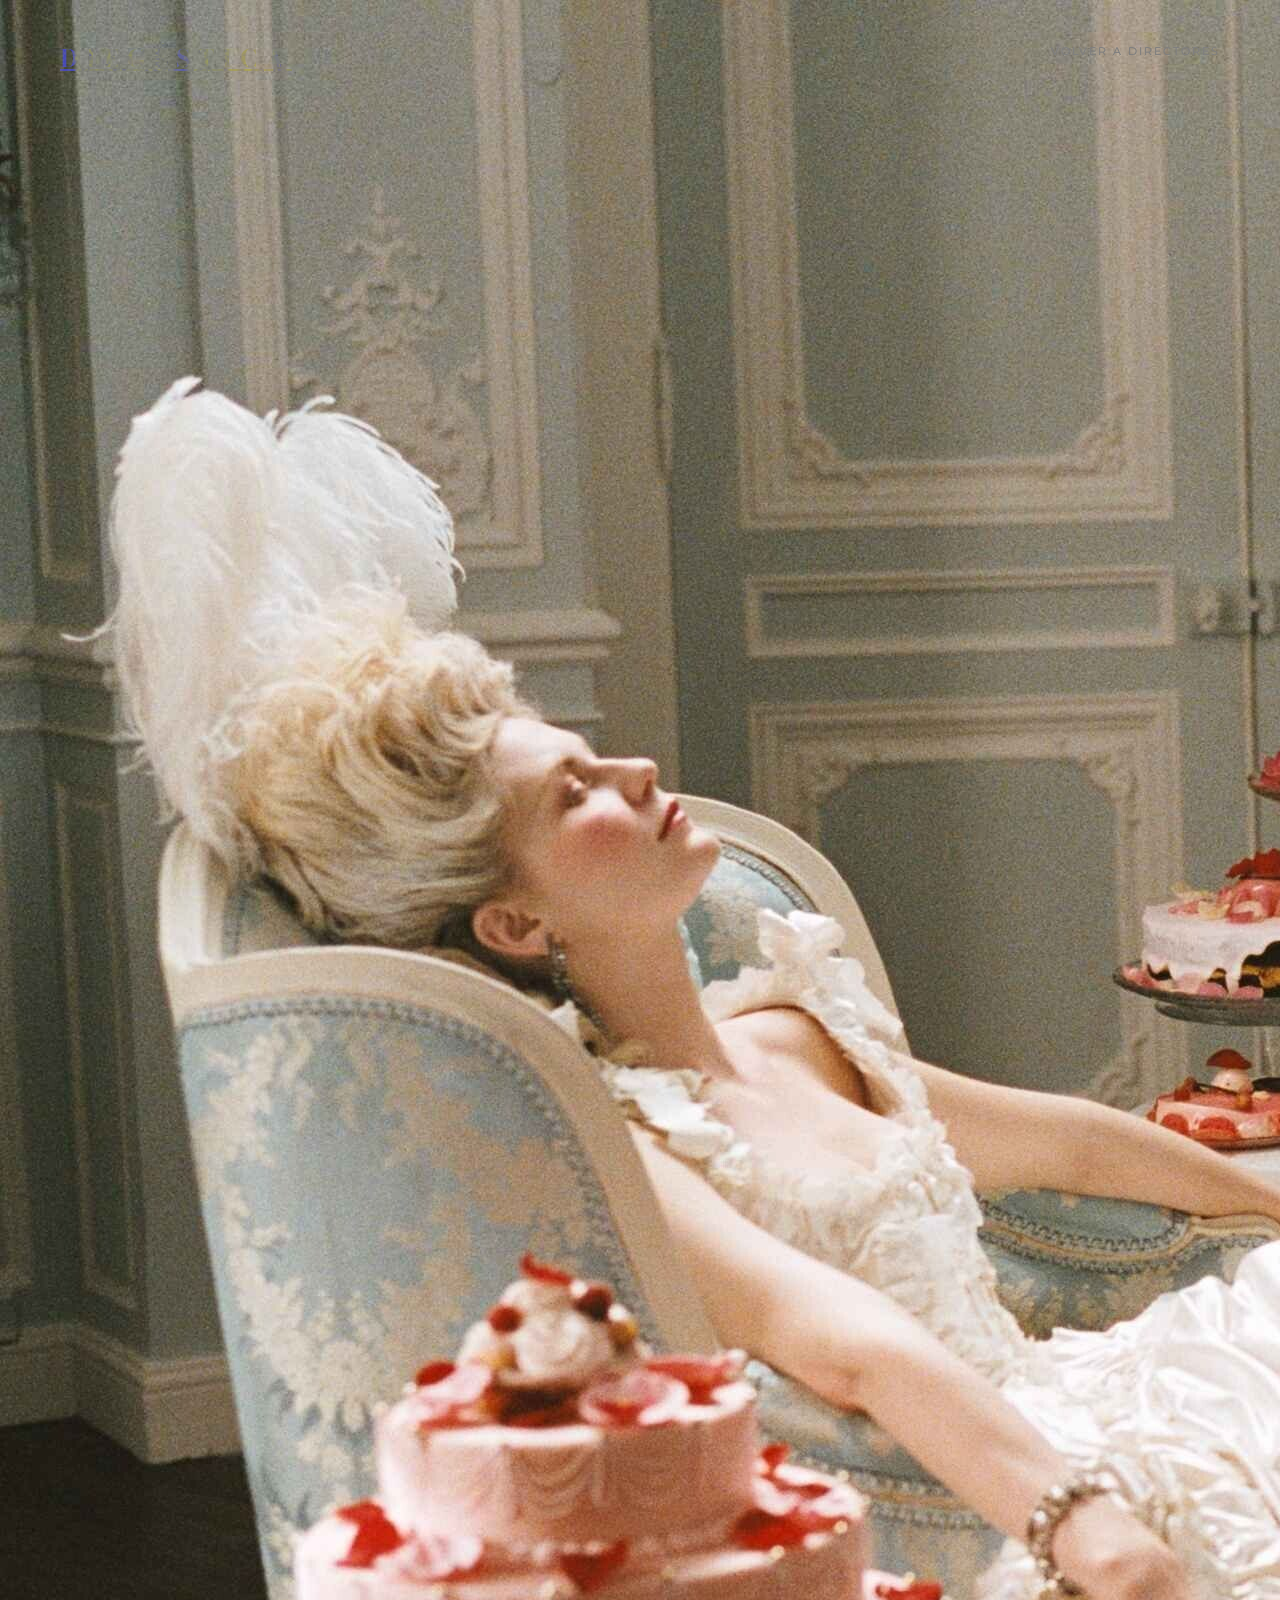
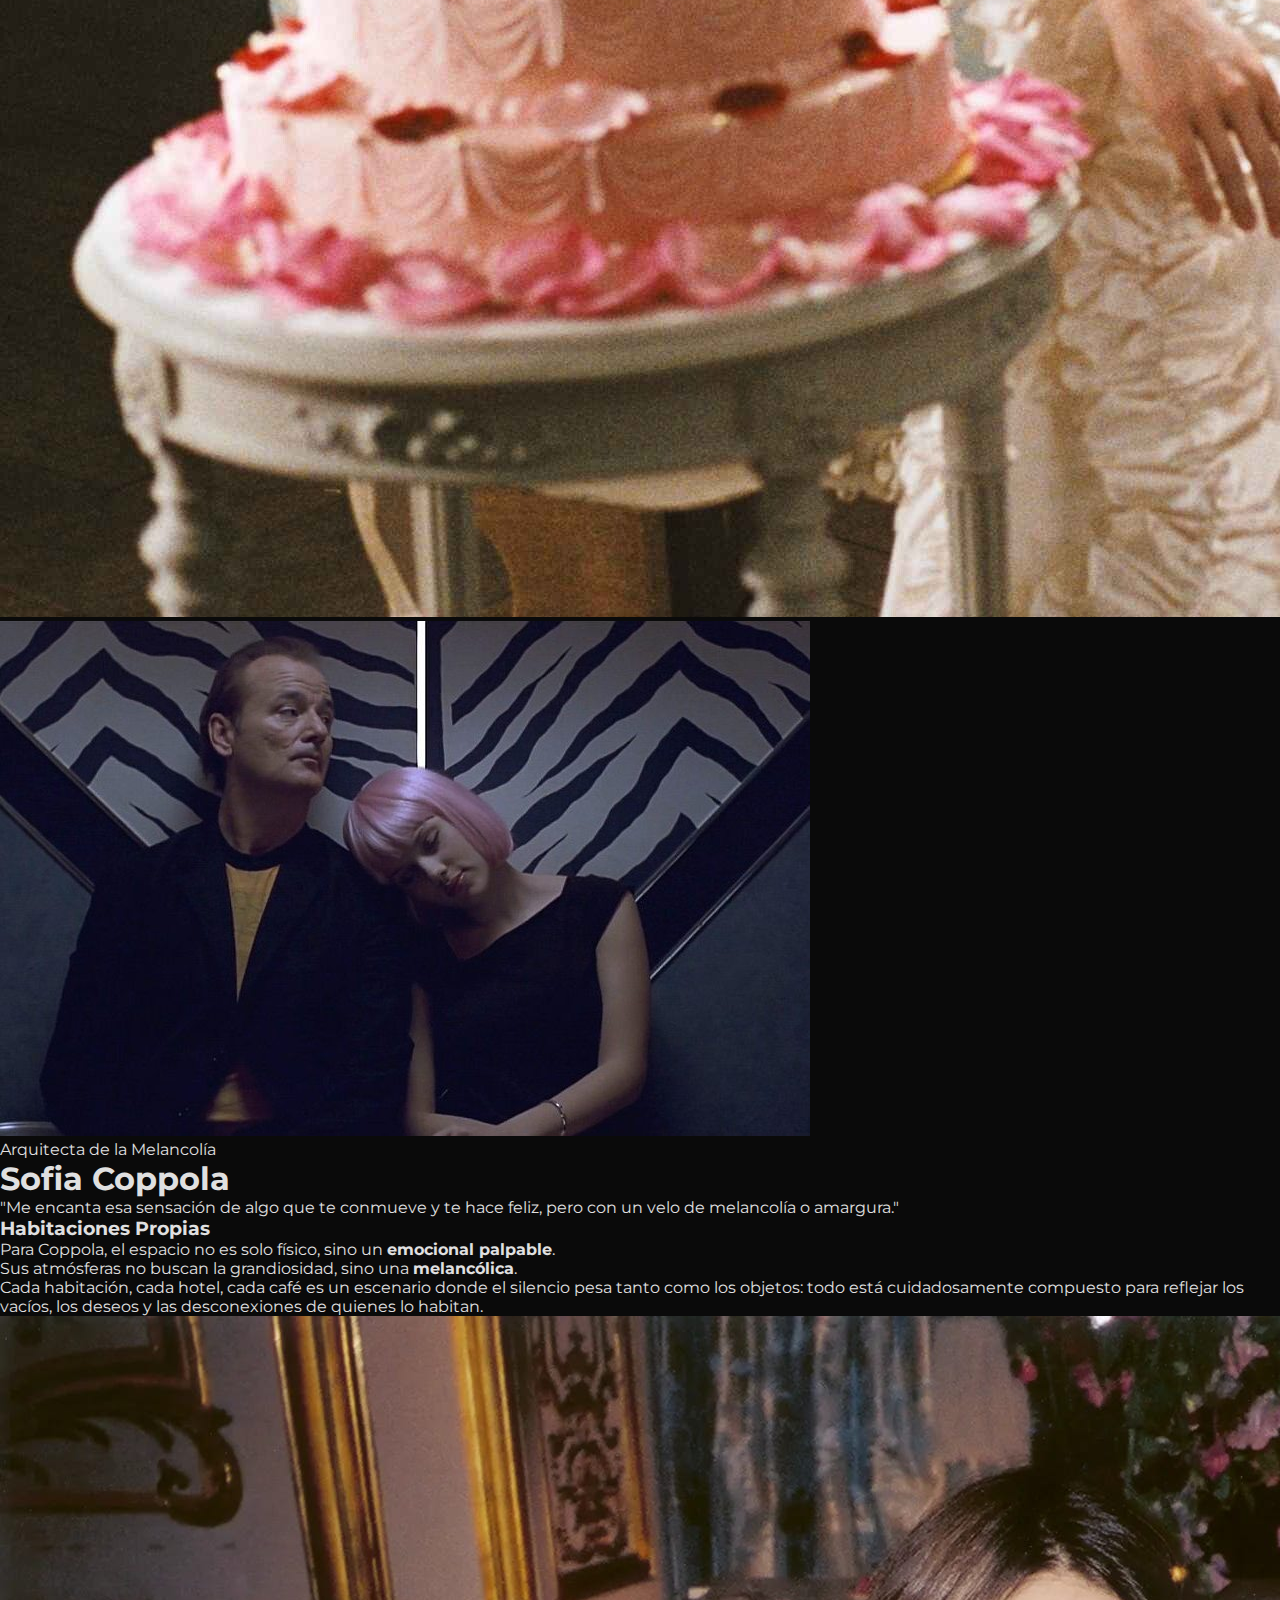
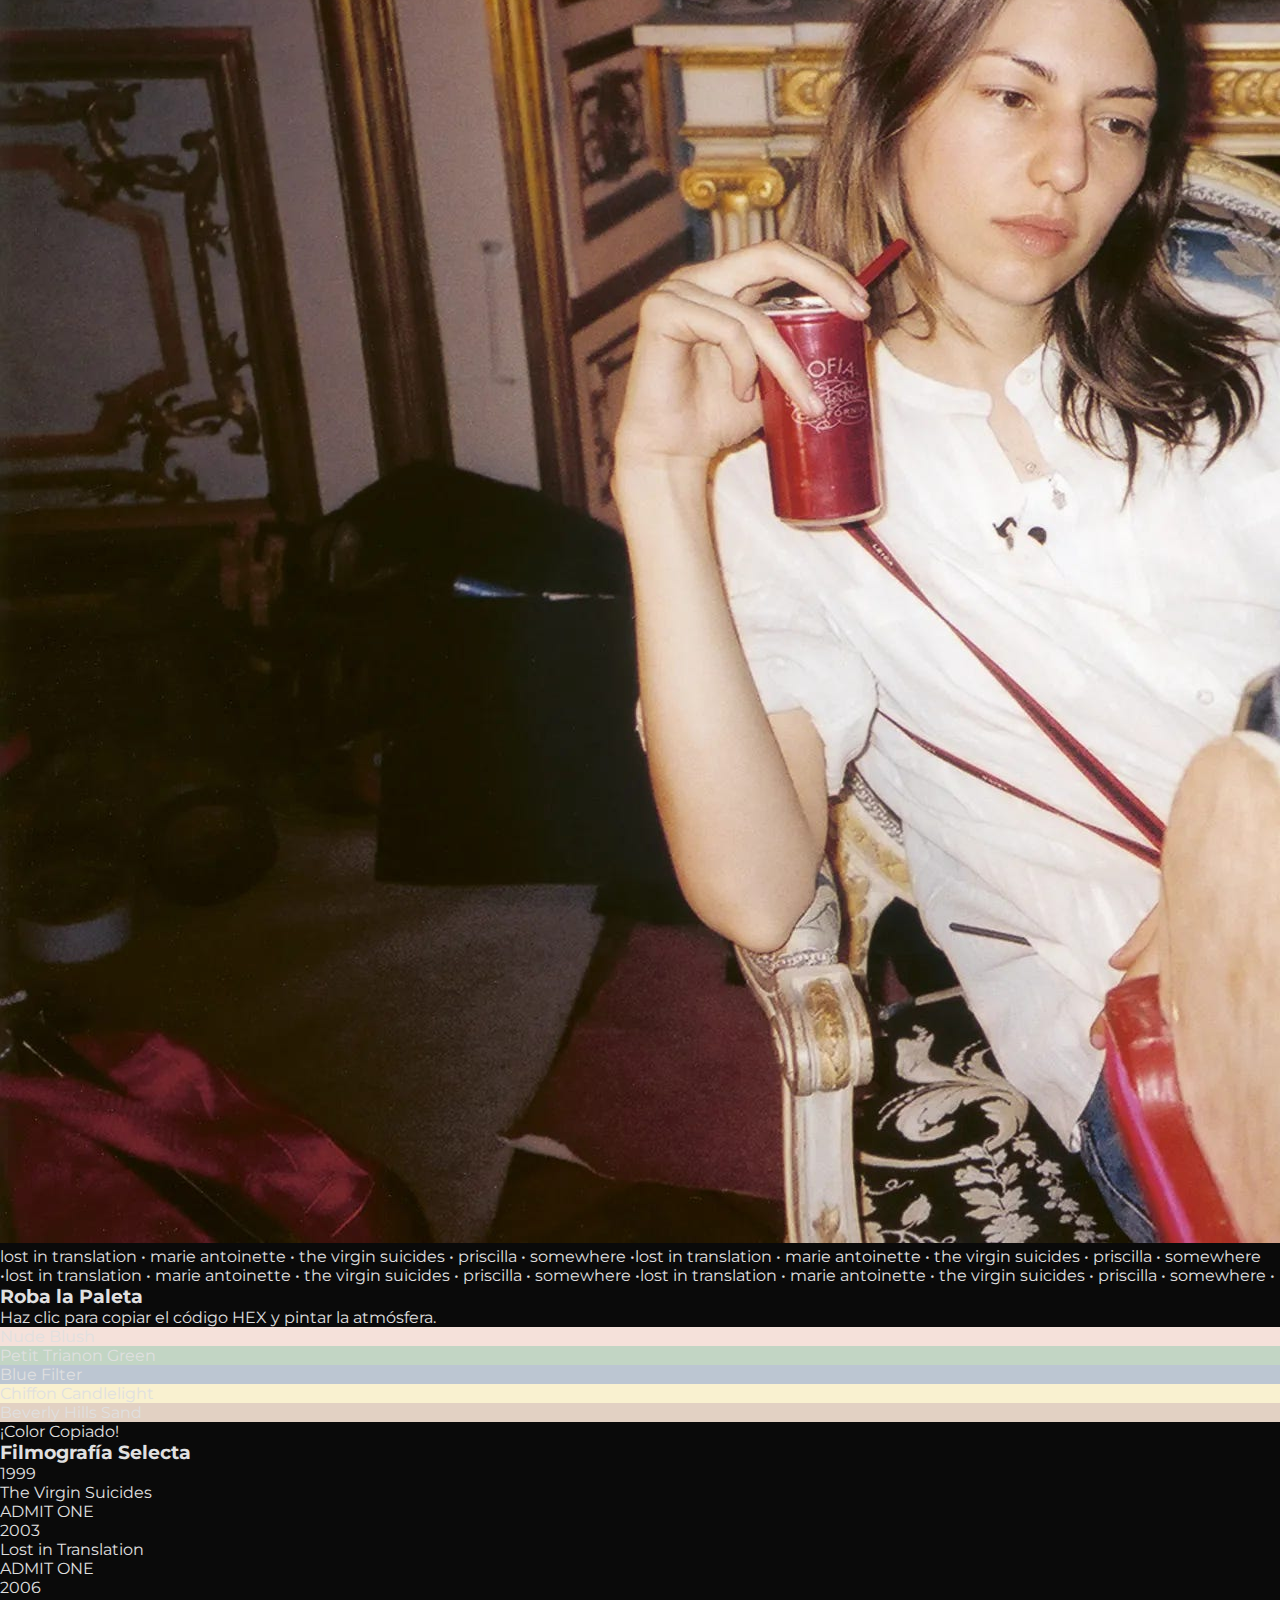
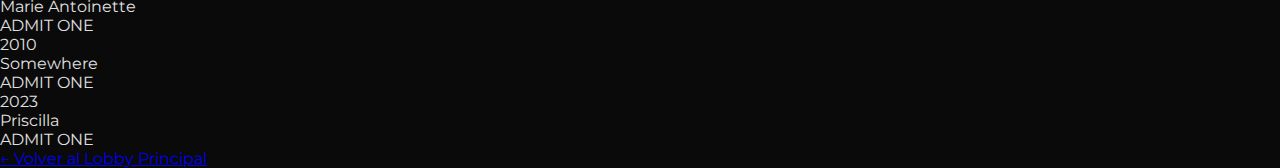
<file: sofia-coppola.html>
<!DOCTYPE html>
<html lang="es">
<head>
    <meta charset="UTF-8">
    <meta name="viewport" content="width=device-width, initial-scale=1.0">
    <title>Sofia Coppola | Diegéstica</title>
    <link rel="stylesheet" href="css/style.css">
    <link href="https://fonts.googleapis.com/css2?family=Bodoni+Moda:ital,opsz,wght@0,6..96,400;1,6..96,700&family=Montserrat:wght@200;400;600&display=swap" rel="stylesheet">
</head>
<body class="copp-page">

    <header class="main-nav copp-nav">
        <div class="brand"><a href="index.html">DIEGÉSTICA</a></div>
        <nav>
            <a href="index.html#hero">Volver a Directores</a>
        </nav>
    </header>
    <main>
        <section class="copp-hero">
            <img src="media/imgcopp/copp-bg-img2-ant.jpg" alt="maria antonieta escena" class="copp-hero-bg copp-bg--base">
            <img src="media/imgcopp/copp-bg-img1.jpg" alt="lost in translation escena" class="copp-hero-bg copp-bg--hover">
            <!-- CAMBIAR CALIDAD IMAGENES -->
            <div class="copp-hero-overlay"></div>
            <div class="copp-hero-content">
                <span class="director-label">Arquitecta de la Melancolía</span>
                <h1 class="director-title">Sofia Coppola</h1>
                <p class="director-quote">"Me encanta esa sensación de algo que te conmueve y te hace feliz, pero con un velo de melancolía o amargura."</p>
                <!-- AÑADIR ESPACIO A LOS LADOS -->
            </div>
        </section>

        <section class="copp-narrative-section">
            <div class="copp-container reveal-copp">
                <div class="copp-two-column-grid">
                    <div class="copp-text-col">
                        <h3 class="copp-heading">Habitaciones Propias</h3>
                        <p>Para Coppola, el espacio no es solo físico, sino un <strong>emocional palpable</strong>.</p><p>Sus atmósferas no buscan la grandiosidad, sino una <strong>melancólica</strong>.</p> <p>Cada habitación, cada hotel, cada café es un escenario donde el silencio pesa tanto como los objetos: todo está cuidadosamente compuesto para reflejar los vacíos, los deseos y las desconexiones de quienes lo habitan.</p>
                    </div>
                    <div class="copp-img-col">
                        <img src="media/imgcopp/sofiacoppola.jpg" alt="sofia coppola">
                    </div>
                </div>
            </div>
        </section>
        
<div class="copp-marquee-box">
    <div class="copp-marquee-mover">
        <span>lost in translation • marie antoinette • the virgin suicides • priscilla • somewhere •</span><span>lost in translation • marie antoinette • the virgin suicides • priscilla • somewhere •</span><span>lost in translation • marie antoinette • the virgin suicides • priscilla • somewhere •</span><span>lost in translation • marie antoinette • the virgin suicides • priscilla • somewhere •</span>
    </div>
</div>

        <section class="copp-section copp-palette-section" id="interactive-palette">
            <div class="copp-container reveal-copp">
                <h3 class="copp-heading">Roba la Paleta</h3>
                <p class="copp-palette-sub">Haz clic para copiar el código HEX y pintar la atmósfera.</p>
                
                <div class="copp-color-palette-container">
                    <div class="copp-color-strip" data-color="#F5E1DA" style="background-color: #F5E1DA;">
                        <span>Nude Blush</span>
                    </div>
                    <div class="copp-color-strip" data-color="#C2D5C4" style="background-color: #C2D5C4;">
                        <span>Petit Trianon Green</span>
                    </div>
                    <div class="copp-color-strip" data-color="#BCC6D2" style="background-color: #BCC6D2;">
                        <span>Blue Filter</span>
                    </div>
                    <div class="copp-color-strip" data-color="#F9F1D0" style="background-color: #F9F1D0;">
                        <span>Chiffon Candlelight</span>
                    </div>
                    <div class="copp-color-strip" data-color="#E2D1C3" style="background-color: #E2D1C3;">
                        <span>Beverly Hills Sand</span>
                    </div>
                </div>
        
                <div id="copp-copy-feedback">¡Color Copiado!</div>
            </div>
        </section>

        <section class="copp-section copp-ticket-section">
            <div class="copp-container reveal-copp">
                <h3 class="copp-heading centered">Filmografía Selecta</h3>
                <div class="copp-ticket-wrapper">
                    <div class="copp-ticket-scroller">
                        <div class="copp-movie-ticket">
                            <div class="copp-ticket-date">1999</div>
                            <div class="copp-ticket-title">The Virgin Suicides</div>
                            <div class="copp-ticket-deco">ADMIT ONE</div>
                        </div>
                        <div class="copp-movie-ticket">
                            <div class="copp-ticket-date">2003</div>
                            <div class="copp-ticket-title">Lost in Translation</div>
                            <div class="copp-ticket-deco">ADMIT ONE</div>
                        </div>
                        <div class="copp-movie-ticket">
                            <div class="copp-ticket-date">2006</div>
                            <div class="copp-ticket-title">Marie Antoinette</div>
                            <div class="copp-ticket-deco">ADMIT ONE</div>
                        </div>
                        <div class="copp-movie-ticket">
                            <div class="copp-ticket-date">2010</div>
                            <div class="copp-ticket-title">Somewhere</div>
                            <div class="copp-ticket-deco">ADMIT ONE</div>
                        </div>
                        <div class="copp-movie-ticket">
                            <div class="copp-ticket-date">2023</div>
                            <div class="copp-ticket-title">Priscilla</div>
                            <div class="copp-ticket-deco">ADMIT ONE</div>
                        </div>
                    </div>
                </div>
            </div>
        </section>

        <footer class="copp-footer">
            <a href="index.html" class="back-home-btn">← Volver al Lobby Principal</a>
        </footer>

    </main>

    <script src="https://code.jquery.com/jquery-3.7.1.min.js"></script>

    <script src="js/script.js"></script>
</body>
</html>
</file>
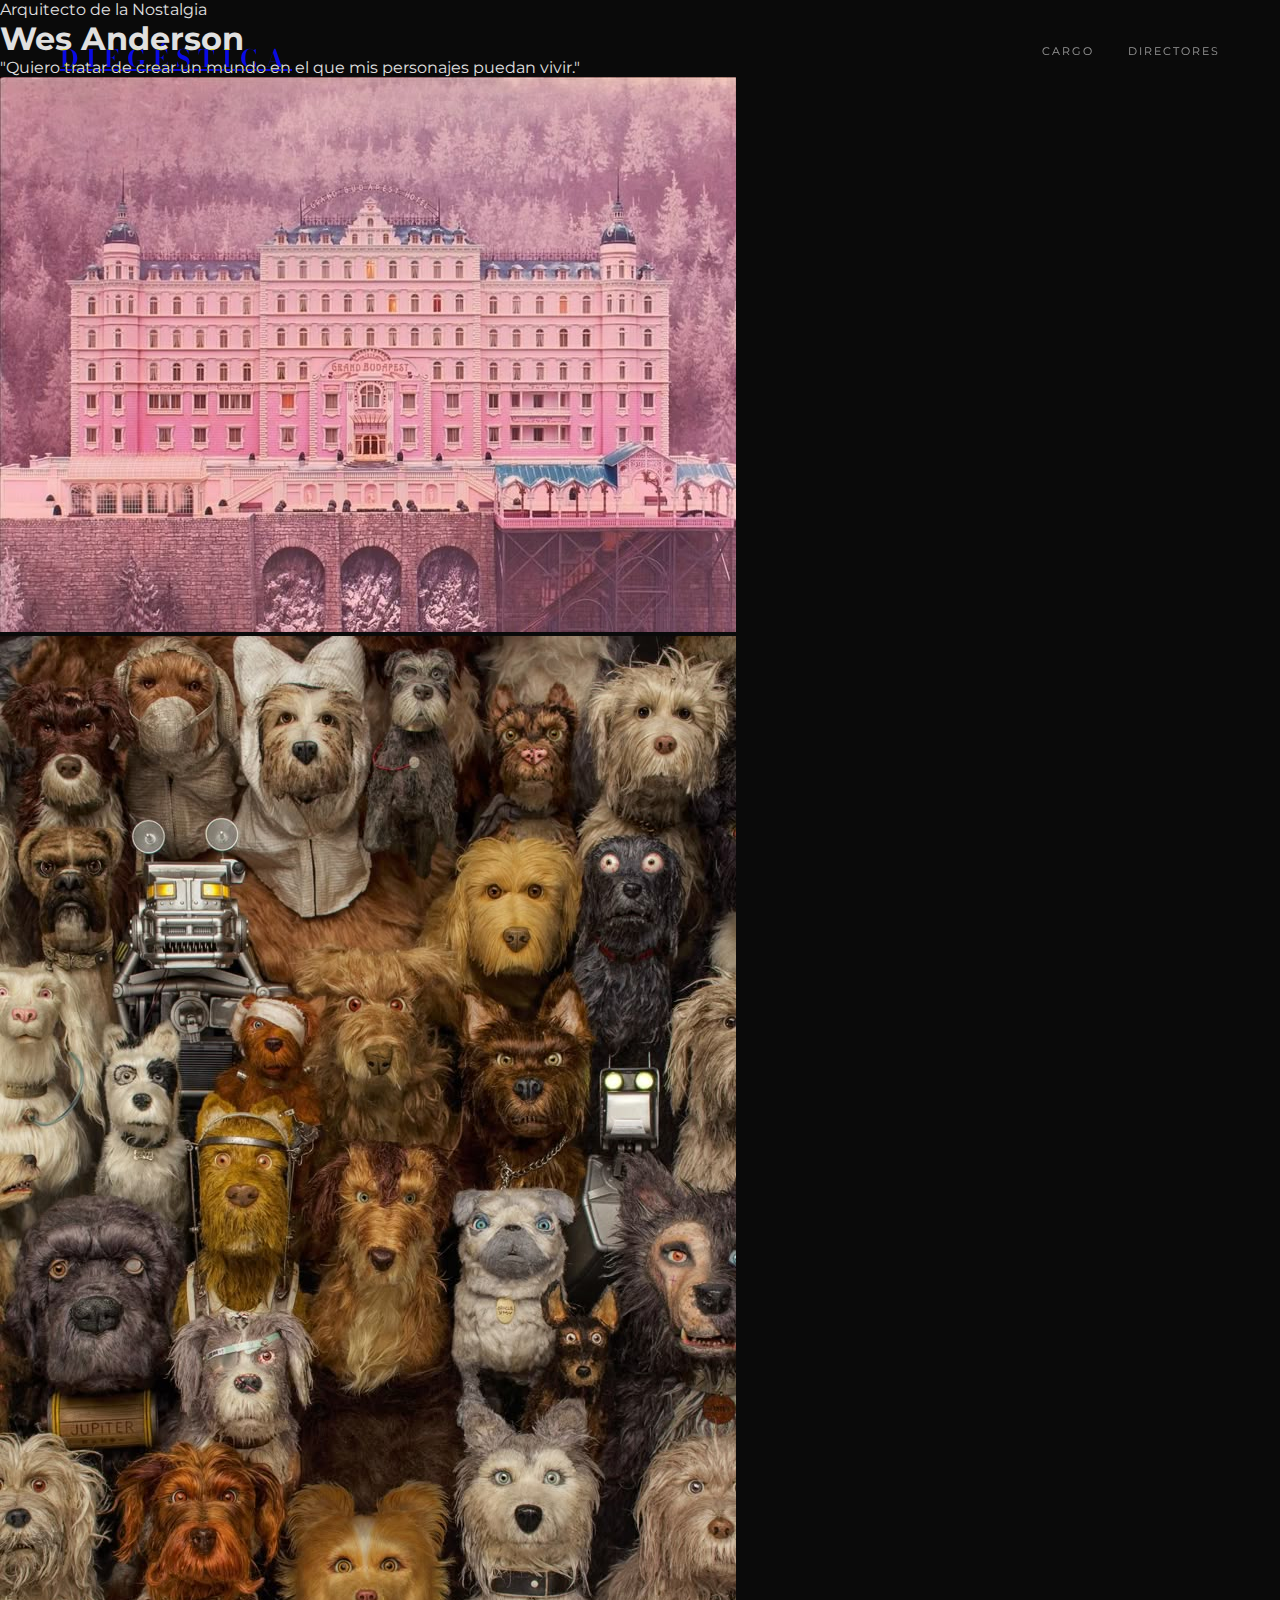
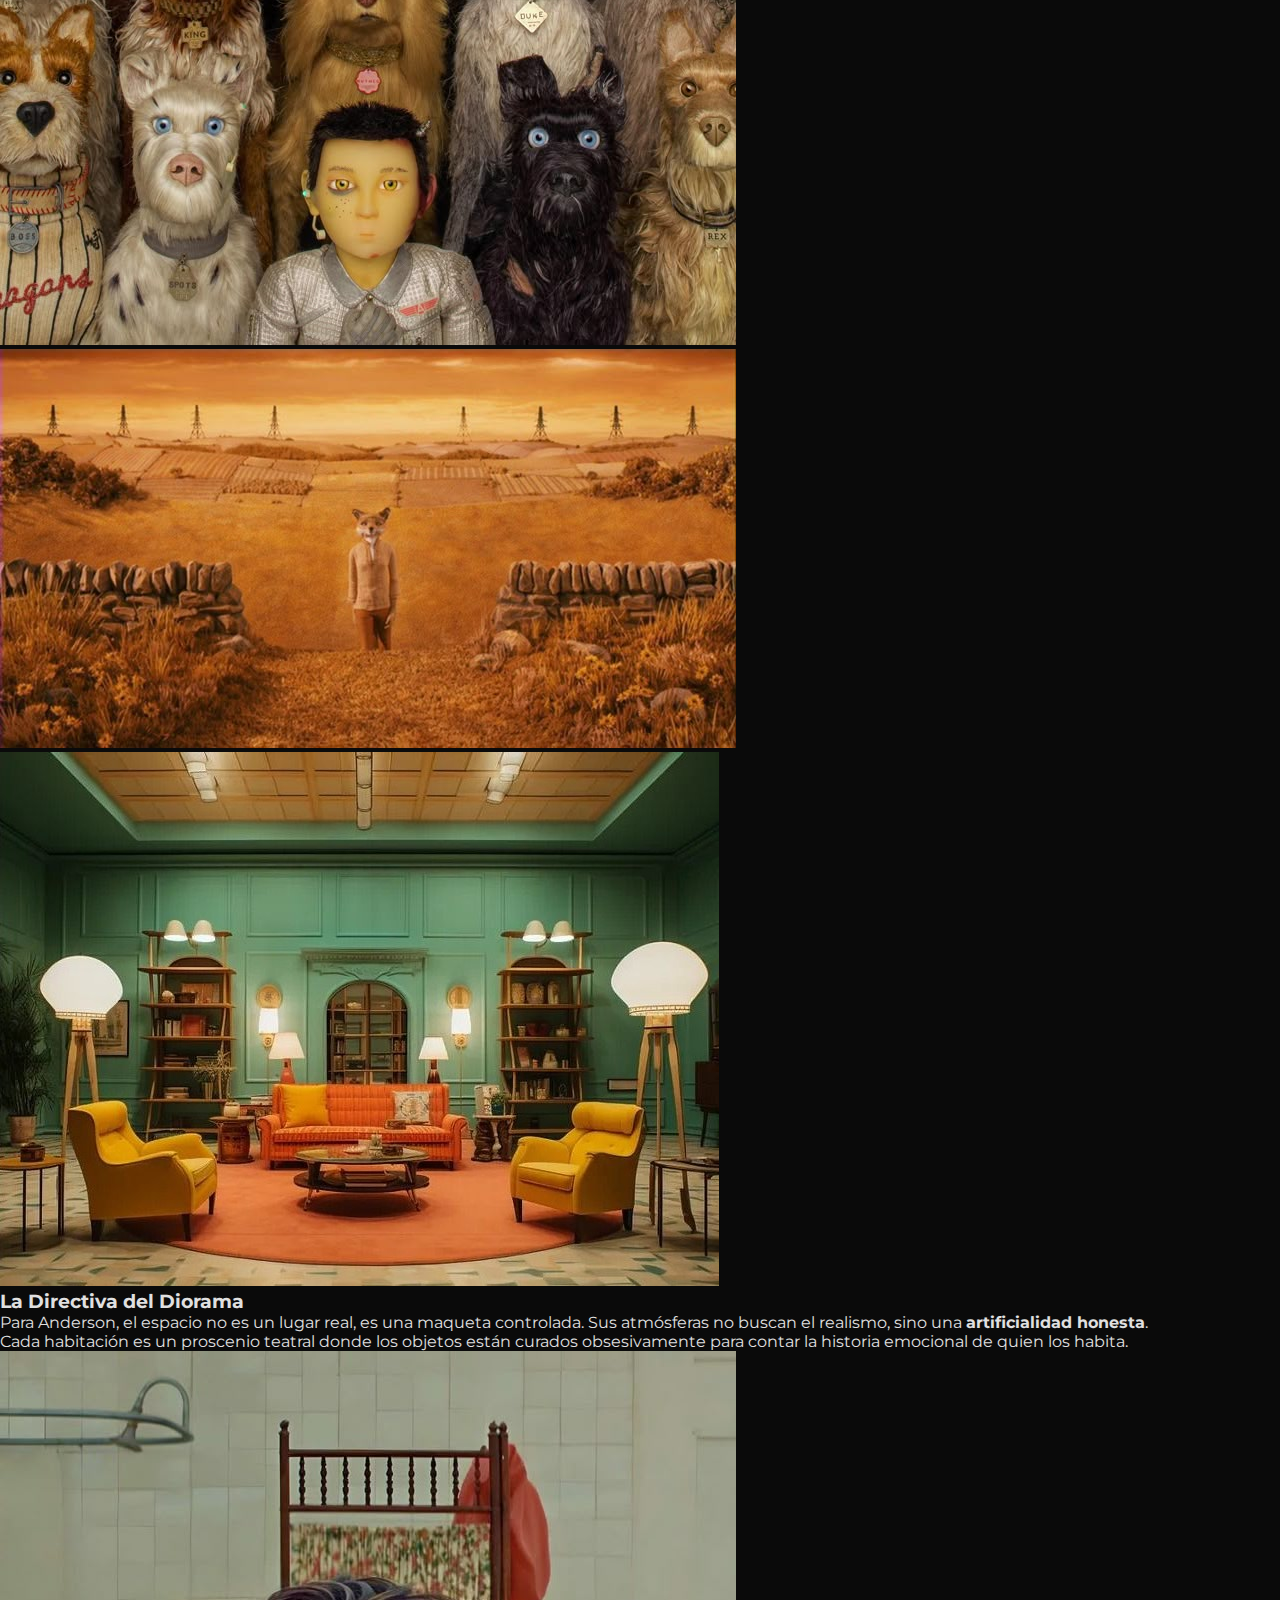
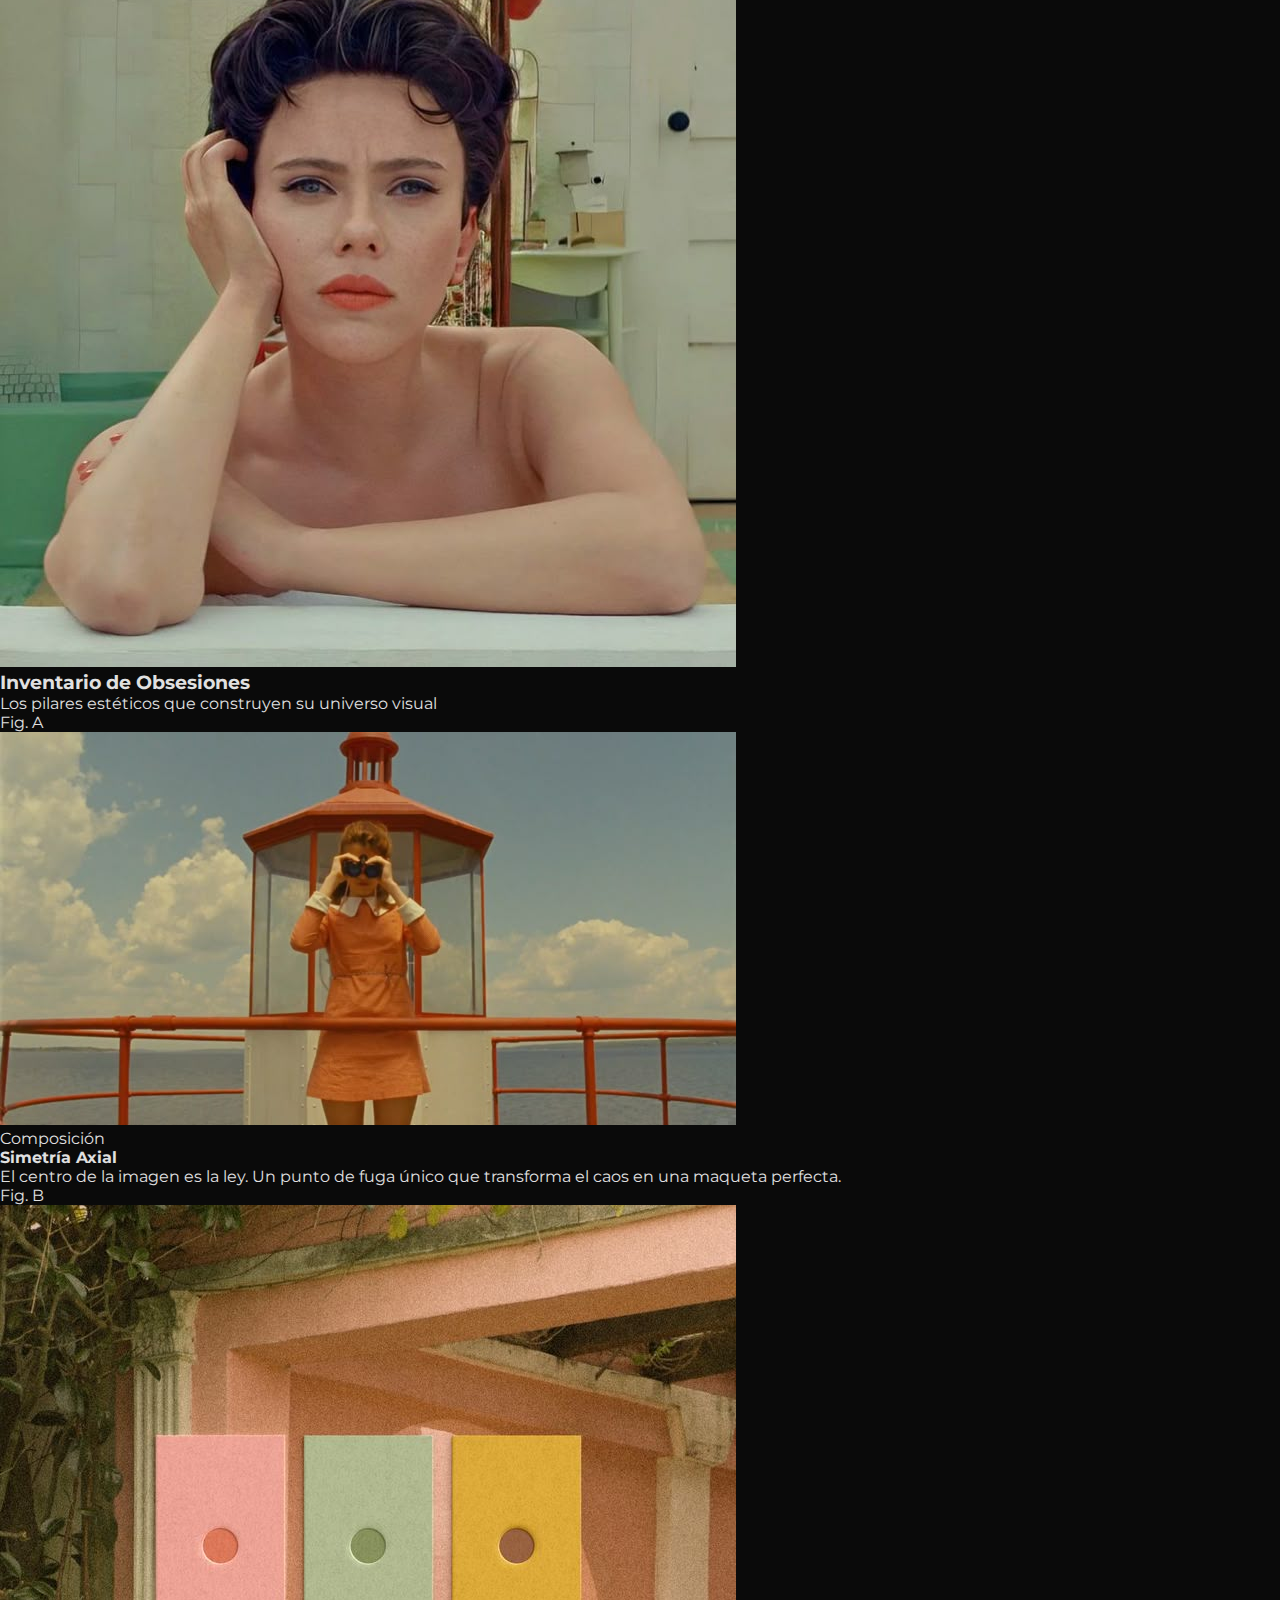
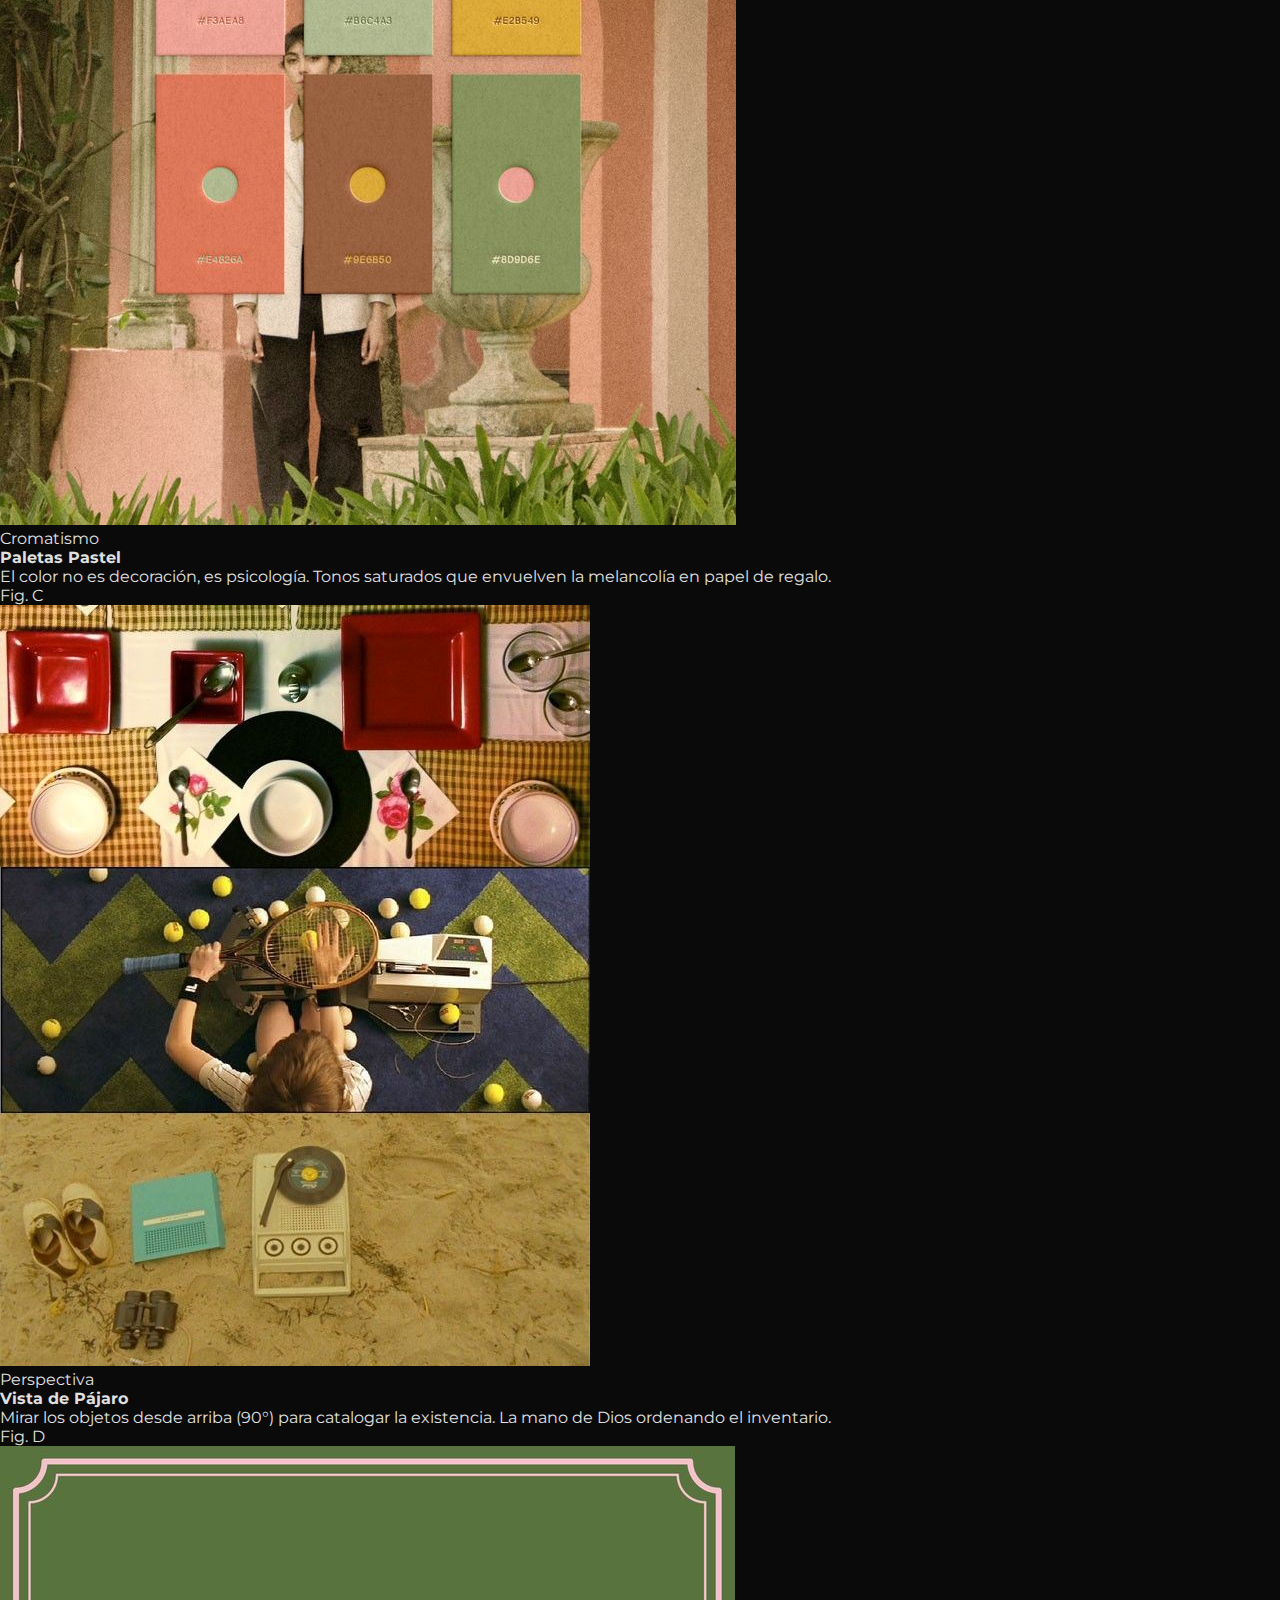
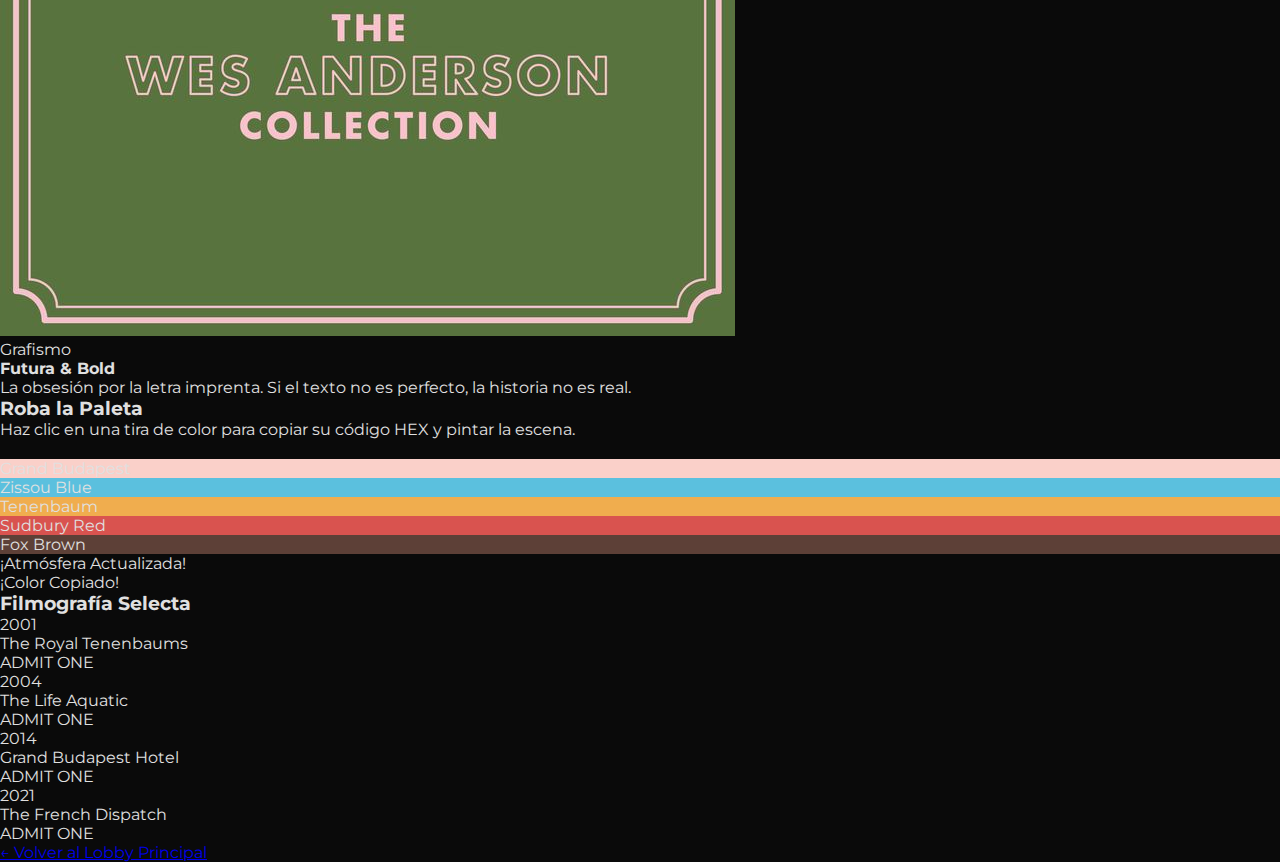
<file: wes-anderson.html>
<!DOCTYPE html>
<html lang="es">
<head>
    <meta charset="UTF-8">
    <meta name="viewport" content="width=device-width, initial-scale=1.0">
    <title>Wes Anderson | Diegéstica</title>
    <link rel="stylesheet" href="css/style.css">
    <link href="https://fonts.googleapis.com/css2?family=Bodoni+Moda:ital,opsz,wght@0,6..96,400;1,6..96,700&family=Montserrat:wght@200;400;600&family=Cinzel:wght@700;900&display=swap" rel="stylesheet">
    <link href="https://fonts.googleapis.com/css2?family=Bodoni+Moda:ital,opsz,wght@0,6..96,400;1,6..96,700&family=Montserrat:wght@200;400;600&display=swap" rel="stylesheet">
</head>
<body class="wes-anderson-page">

    <header class="main-nav wes-nav">
        <div class="brand"><a href="index.html">DIEGÉSTICA</a></div>
        <nav>
            <a href="index.html" class="nav-btn">Cargo</a>
            <a href="index.html#hero" class="nav-btn">Directores</a>
        </nav>
    </header>

    <main>
        <section class="wes-hero">
            <div class="wes-hero-content anime-pop-in">
                <span class="director-label">Arquitecto de la Nostalgia</span>
                <h1 class="director-title">Wes Anderson</h1>
                <p class="director-quote">"Quiero tratar de crear un mundo en el que mis personajes puedan vivir."</p>
            </div>
            <div class="hero-image-container anime-slide-up">
                <div class="wes-slider">
                    <img src="media/img-wes/1wes.jpg" alt="Estética 1" class="slider-img active">
                    <img src="media/img-wes/2wes.jpg" alt="Estética 2" class="slider-img">
                    <img src="media/img-wes/3wes.jpg" alt="Estética 3" class="slider-img">
                    <img src="media/img-wes/5wes.jpg" alt="Estética 4" class="slider-img">
                </div>
            </div>
        </section>

        <section class="wes-section narrative-section">
            <div class="wes-container reveal-wes">
                <h3 class="wes-heading">La Directiva del Diorama</h3>
                <div class="two-column-grid">
                    <div class="text-col">
                        <p>Para Anderson, el espacio no es un lugar real, es una maqueta controlada. Sus atmósferas no buscan el realismo, sino una <strong>artificialidad honesta</strong>.</p>
                        <p>Cada habitación es un proscenio teatral donde los objetos están curados obsesivamente para contar la historia emocional de quien los habita.</p>
                    </div>
                    <div class="img-col">
                        <img src="media/img-wes/4wes.jpg" alt="Flat Lay Camera" class="framed-img box-shadow-pop">
                    </div>
                </div>
            </div>
        </section>

        <section class="wes-section pastel-bg">
            <div class="wes-container reveal-wes">
                <h3 class="wes-heading centered">Inventario de Obsesiones</h3>
                <p class="section-subtitle">Los pilares estéticos que construyen su universo visual</p>
                
                <div class="props-grid">
                    <div class="prop-card archive-style">
                        <div class="prop-badge">Fig. A</div>
                        <div class="prop-image-frame">
                            <img src="media/img-wes/simetria-wes.jpg" alt="Simetría Arquitectónica">
                            <div class="prop-overlay"></div>
                        </div>
                        <div class="prop-details">
                            <span class="prop-category">Composición</span>
                            <h4>Simetría Axial</h4>
                            <div class="prop-divider"></div>
                            <p class="prop-desc">El centro de la imagen es la ley. Un punto de fuga único que transforma el caos en una maqueta perfecta.</p>
                        </div>
                    </div>

                    <div class="prop-card archive-style">
                        <div class="prop-badge">Fig. B</div>
                        <div class="prop-image-frame">
                            <img src="media/img-wes/paleta-wes.jpg" alt="Paleta de Colores">
                            <div class="prop-overlay"></div>
                        </div>
                        <div class="prop-details">
                            <span class="prop-category">Cromatismo</span>
                            <h4>Paletas Pastel</h4>
                            <div class="prop-divider"></div>
                            <p class="prop-desc">El color no es decoración, es psicología. Tonos saturados que envuelven la melancolía en papel de regalo.</p>
                        </div>
                    </div>

                    <div class="prop-card archive-style">
                        <div class="prop-badge">Fig. C</div>
                        <div class="prop-image-frame">
                            <img src="media/img-wes/vista-wes.jpg" alt="Plano Cenital Objetos">
                            <div class="prop-overlay"></div>
                        </div>
                        <div class="prop-details">
                            <span class="prop-category">Perspectiva</span>
                            <h4>Vista de Pájaro</h4>
                            <div class="prop-divider"></div>
                            <p class="prop-desc">Mirar los objetos desde arriba (90°) para catalogar la existencia. La mano de Dios ordenando el inventario.</p>
                        </div>
                    </div>

                    <div class="prop-card archive-style">
                        <div class="prop-badge">Fig. D</div>
                        <div class="prop-image-frame">
                            <img src="media/img-wes/tipo-wes.jpg" alt="Tipografía Vintage">
                            <div class="prop-overlay"></div>
                        </div>
                        <div class="prop-details">
                            <span class="prop-category">Grafismo</span>
                            <h4>Futura & Bold</h4>
                            <div class="prop-divider"></div>
                            <p class="prop-desc">La obsesión por la letra imprenta. Si el texto no es perfecto, la historia no es real.</p>
                        </div>
                    </div>
                </div>
            </div>
        </section>

        <section class="wes-section palette-section" id="interactive-palette">
            <div class="wes-container reveal-wes">
                <h3 class="wes-heading">Roba la Paleta</h3>
                <p style="margin-bottom: 20px;">Haz clic en una tira de color para copiar su código HEX y pintar la escena.</p>
                
                <div class="color-palette-container">
                    <div class="color-strip" data-color="#FAD0C9" data-text-color="#3E2723" data-accent="#D9534F" style="background-color: #FAD0C9;">
                        <span>Grand Budapest</span>
                    </div>

                    <div class="color-strip" data-color="#5BC0DE" data-text-color="#1a3c4a" data-accent="#F0AD4E" style="background-color: #5BC0DE;">
                        <span>Zissou Blue</span>
                    </div>

                    <div class="color-strip" data-color="#F0AD4E" data-text-color="#4e342e" data-accent="#D9534F" style="background-color: #F0AD4E;">
                        <span>Tenenbaum</span>
                    </div>

                    <div class="color-strip" data-color="#D9534F" data-text-color="#FFFFFF" data-accent="#F0AD4E" style="background-color: #D9534F;">
                        <span>Sudbury Red</span>
                    </div>

                    <div class="color-strip" data-color="#5D4037" data-text-color="#FBF6E9" data-accent="#F0AD4E" style="background-color: #5D4037;">
                        <span>Fox Brown</span>
                    </div>
                </div>
                
                <div id="copy-feedback">¡Atmósfera Actualizada!</div>
                <div id="copy-feedback">¡Color Copiado!</div>
            </div>
        </section>

        <section class="wes-section ticket-section">
            <div class="wes-container reveal-wes">
                <h3 class="wes-heading centered">Filmografía Selecta</h3>
                <div class="ticket-scroller">
                    <div class="movie-ticket">
                        <div class="ticket-date">2001</div>
                        <div class="ticket-title">The Royal Tenenbaums</div>
                        <div class="ticket-deco">ADMIT ONE</div>
                    </div>
                    <div class="movie-ticket">
                        <div class="ticket-date">2004</div>
                        <div class="ticket-title">The Life Aquatic</div>
                        <div class="ticket-deco">ADMIT ONE</div>
                    </div>
                    <div class="movie-ticket">
                        <div class="ticket-date">2014</div>
                        <div class="ticket-title">Grand Budapest Hotel</div>
                        <div class="ticket-deco">ADMIT ONE</div>
                    </div>
                    <div class="movie-ticket">
                        <div class="ticket-date">2021</div>
                        <div class="ticket-title">The French Dispatch</div>
                        <div class="ticket-deco">ADMIT ONE</div>
                    </div>
                </div>
            </div>
        </section>

        <footer class="wes-footer">
            <a href="index.html" class="back-home-btn">← Volver al Lobby Principal</a>
        </footer>
    </main>

    <script src="https://code.jquery.com/jquery-3.7.1.min.js"></script>

    <script src="js/script.js"></script>
</body>
</html>
</file>
<file: css/style.css>
:root {
    --bg: #0a0a0a;
    --white: #e0e0e0;
    --accent: #d4af37;
    --gray: #888;
    --font-serif: 'Bodoni Moda', serif;
    --font-sans: 'Montserrat', sans-serif;
}

* { margin: 0; padding: 0; box-sizing: border-box; }

body {
    background-color: var(--bg);
    color: var(--white);
    font-family: var(--font-sans);
    overflow-x: hidden;
}

/* --- ESTILOS GENERALES (Igual que antes sin el grano) --- */
.main-nav {
    position: fixed; top: 0; width: 100%;
    display: flex; justify-content: space-between;
    padding: 40px 60px; z-index: 100;
    mix-blend-mode: difference;
}
.brand { font-family: var(--font-serif); font-size: 1.5rem; letter-spacing: 8px; font-weight: 700; }
.main-nav nav a {
    color: #fff; text-decoration: none; margin-left: 30px;
    font-size: 0.7rem; letter-spacing: 2px; text-transform: uppercase;
    opacity: 0.6; transition: 0.3s;
}
.main-nav nav a:hover { opacity: 1; color: var(--accent); }

/* HERO Y PANELES */
.staged-wrapper { display: flex; height: 100vh; width: 100%; }
.panel {
    position: relative; flex: 1; display: flex; align-items: flex-end;
    padding: 60px 30px; cursor: pointer;
    transition: flex 0.8s cubic-bezier(0.05, 0.61, 0.41, 0.95), filter 0.5s;
    filter: grayscale(100%) brightness(0.4);
    background-image: var(--img); background-size: cover; background-position: center;
    border-right: 1px solid rgba(255,255,255,0.1);
}
.panel:hover { flex: 3; filter: grayscale(0%) brightness(0.9); }
.panel-content { position: relative; z-index: 2; transform: translateY(20px); transition: 0.6s ease; opacity: 0; }
.panel:hover .panel-content { transform: translateY(0); opacity: 1; }
.director-role { font-size: 0.65rem; text-transform: uppercase; letter-spacing: 4px; color: #ccc; margin-bottom: 10px; }
.director-name { font-family: var(--font-serif); font-size: clamp(2rem, 4vw, 3.5rem); line-height: 0.9; text-transform: uppercase; }

.scroll-indicator {
    position: absolute; bottom: 30px; left: 50%; transform: translateX(-50%);
    font-size: 0.6rem; letter-spacing: 3px; text-transform: uppercase;
    opacity: 0.6; cursor: pointer; animation: bounce 2s infinite; z-index: 50;
}
@keyframes bounce { 0%, 100% {transform: translateX(-50%) translateY(0);} 50% {transform: translateX(-50%) translateY(-10px);} }

/* SECCIONES TEXTO */
.content-section { min-height: 80vh; display: flex; align-items: center; justify-content: center; padding: 100px 20px; text-align: center; }
.text-container { max-width: 800px; }
.section-label { display: block; font-size: 0.7rem; letter-spacing: 4px; color: var(--accent); margin-bottom: 2rem; text-transform: uppercase; }
.content-section h3 { font-family: var(--font-serif); font-size: clamp(2rem, 5vw, 4rem); margin-bottom: 2rem; font-weight: 400; }
.content-section p { font-size: 1.1rem; line-height: 1.8; color: #aaa; font-weight: 300; }

.quiz-section {
    min-height: 70vh; display: flex; align-items: center; justify-content: center;
    background: radial-gradient(circle at center, #1a1a1a 0%, #000 100%);
    border-top: 1px solid #222;
}
.quiz-card { text-align: center; border: 1px solid #333; padding: 60px; max-width: 600px; background: rgba(255,255,255,0.02); }
.quiz-card h2 { font-family: var(--font-serif); font-size: 3rem; margin-bottom: 1rem; }
.btn-quiz {
    padding: 15px 40px; background: transparent; border: 1px solid var(--white); color: var(--white);
    font-family: var(--font-sans); text-transform: uppercase; letter-spacing: 2px; cursor: pointer; transition: 0.4s;
}
.btn-quiz:hover { background: var(--white); color: var(--bg); }

.reveal-on-scroll { opacity: 0; transform: translateY(50px); transition: all 1s ease; }
.reveal-on-scroll.active { opacity: 1; transform: translateY(0); }

/* --- MODAL QUIZ ESTILOS --- */
.modal-overlay {
    position: fixed; top: 0; left: 0; width: 100%; height: 100%;
    background: rgba(0, 0, 0, 0.85);
    backdrop-filter: blur(8px); 
    z-index: 2000;
    display: flex; align-items: center; justify-content: center;
    opacity: 0; visibility: hidden;
    transition: opacity 0.4s ease, visibility 0.4s;
}

.modal-overlay.open { opacity: 1; visibility: visible; }

.modal-content {
    background: #111;
    border: 1px solid #333;
    padding: 40px;
    width: 90%; max-width: 600px;
    position: relative;
    box-shadow: 0 20px 50px rgba(0,0,0,0.5);
    transform: scale(0.95); transition: transform 0.4s;
}

.modal-overlay.open .modal-content { transform: scale(1); }

.close-btn {
    position: absolute; top: 20px; right: 20px;
    background: none; border: none; color: #fff;
    font-size: 2rem; cursor: pointer;
}

.quiz-header { display: flex; justify-content: space-between; align-items: center; margin-bottom: 30px; }
.progress-bar { width: 100px; height: 2px; background: #333; }
#progress-fill { height: 100%; background: var(--accent); width: 0%; transition: width 0.3s; }

#question-text {
    font-family: var(--font-serif); font-size: 1.8rem;
    margin-bottom: 40px; text-align: center;
}

.answers-grid { display: grid; gap: 15px; }

.answer-btn {
    background: #1a1a1a; color: #ccc; border: 1px solid #333;
    padding: 20px; text-align: left; cursor: pointer;
    transition: 0.3s; font-family: var(--font-sans);
    font-size: 0.9rem;
}

.answer-btn:hover { border-color: var(--accent); color: var(--white); background: #222; }

/* Responsivo */
@media (max-width: 768px) {
    .staged-wrapper { flex-direction: column; }
    .panel { border-bottom: 1px solid rgba(255,255,255,0.1); border-right: none; }
    .panel:hover { flex: 5; }
    .quiz-card, .modal-content { padding: 30px; margin: 20px; }
}

/* --- 1. PRELOADER --- */
#preloader {
    position: fixed; top: 0; left: 0; width: 100%; height: 100%;
    background-color: #000; z-index: 9999;
    display: flex; justify-content: center; align-items: center;
    transition: opacity 0.8s ease, visibility 0.8s;
}
.loader-content { text-align: center; }
.brand-loader {
    display: block; font-family: var(--font-serif); font-size: 3rem;
    letter-spacing: 10px; animation: pulse 2s infinite; color: var(--accent);
}
.loading-text {
    font-size: 0.8rem; letter-spacing: 3px; color: #555; text-transform: uppercase; margin-top: 15px; display: block;
}
@keyframes pulse { 0%, 100% { opacity: 1; } 50% { opacity: 0.5; } }
.loaded #preloader { opacity: 0; visibility: hidden; }


/* --- 2. TICKER / MARQUESINA --- */
.ticker-wrap {
    width: 100%; overflow: hidden; background: var(--bg);
    padding: 20px 0; border-top: 1px solid #222; border-bottom: 1px solid #222;
    white-space: nowrap;
}
.ticker { display: inline-block; animation: ticker 30s linear infinite; }
.ticker-item {
    display: inline-block; padding-right: 50px;
    font-family: var(--font-sans); font-size: 0.9rem; letter-spacing: 4px;
    color: #444; text-transform: uppercase;
}
@keyframes ticker { 0% { transform: translate3d(0, 0, 0); } 100% { transform: translate3d(-50%, 0, 0); } }


/* --- 3. ESTILOS DEL RESULTADO DEL QUIZ --- */
.result-container { text-align: center; animation: fadeIn 0.8s ease; }
.result-img-wrapper {
    width: 150px; height: 150px; margin: 0 auto 20px;
    border-radius: 50%; overflow: hidden;
    border: 2px solid var(--accent);
    box-shadow: 0 0 30px rgba(212, 175, 55, 0.2);
}
.result-img { width: 100%; height: 100%; object-fit: cover; }
.result-title { font-family: var(--font-serif); font-size: 2.5rem; color: var(--white); margin-bottom: 10px; }
.result-desc { color: #888; margin-bottom: 30px; font-size: 0.9rem; line-height: 1.6; }

@keyframes fadeIn { from { opacity: 0; transform: translateY(20px); } to { opacity: 1; transform: translateY(0); } }
</file>
